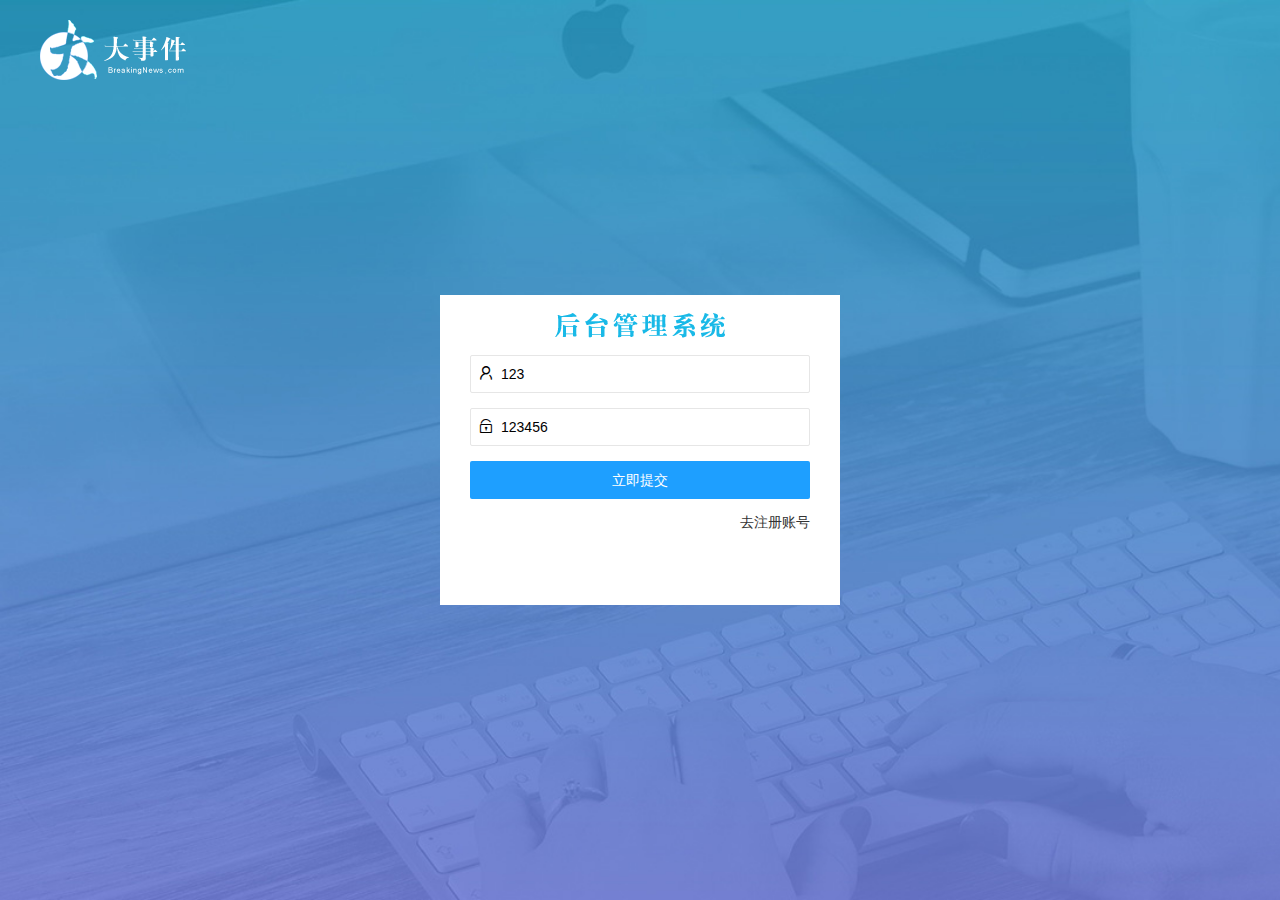
<file: login.html>
<!DOCTYPE html>
<html lang="en">

<head>
    <meta charset="UTF-8">
    <meta http-equiv="X-UA-Compatible" content="IE=edge">
    <meta name="viewport" content="width=device-width, initial-scale=1.0">
    <title>大事件 - 登录页面 - 第四遍</title>
    <!-- 先引入 layui css 文件 -->
    <link rel="stylesheet" href="./assets/lib/layui/css/layui.css">
    <!-- 再引入 本页面的 css 文件 -->
    <link rel="stylesheet" href="./assets/css/login.css">
</head>

<body>
    <!-- 头部 logo 模块 -->
    <div class="layui-main header">
        <img src="./assets/images/logo.png" alt="">
    </div>

    <!-- 登录和注册页面 -->
    <div class="loginAndRegBox">
        <!-- 1、标题 -->
        <div class="login_title"></div>

        <!-- 2、登录页面 -->
        <div class="login-box">
            <form class="layui-form" id="form_login">
                <!-- 用户名 -->
                <div class="layui-form-item">
                    <i class="layui-icon layui-icon-username"></i>
                    <input value="123" type="text" name="username" required lay-verify="required" placeholder="请输入用户名"
                        autocomplete="off" class="layui-input">
                </div>
                <!-- 密码 -->
                <div class="layui-form-item">
                    <i class="layui-icon layui-icon-password"></i>
                    <input value="123456" type="text" name="password" required lay-verify="required|pwd"
                        placeholder="请输入密码" autocomplete="off" class="layui-input">
                </div>
                <!-- 登录按钮 -->
                <div class="layui-form-item">
                    <button class="layui-btn layui-btn-normal layui-btn-fluid" lay-submit
                        lay-filter="formDemo">立即提交</button>
                </div>
                <!-- 去注册账号 -->
                <div class="layui-form-item links">
                    <a href="javascript:;" id="link_reg">去注册账号</a>
                </div>
            </form>
        </div>

        <!-- 3、注册页面 -->
        <div class="reg-box" style="display: none;">
            <form class="layui-form" id="form_reg">
                <!-- 用户名 -->
                <div class="layui-form-item">
                    <i class="layui-icon layui-icon-username"></i>
                    <input type="text" name="username" required lay-verify="required" placeholder="请输入用户名"
                        autocomplete="off" class="layui-input">
                </div>
                <!-- 密码 -->
                <div class="layui-form-item">
                    <i class="layui-icon layui-icon-password"></i>
                    <input type="text" name="password" required lay-verify="required|pwd" placeholder="请输入密码"
                        autocomplete="off" class="layui-input">
                </div>
                <!-- 确认密码 -->
                <div class="layui-form-item">
                    <i class="layui-icon layui-icon-password"></i>
                    <input type="text" name="repassword" required lay-verify="required|pwd|repwd" placeholder="再次确认密码"
                        autocomplete="off" class="layui-input">
                </div>
                <!-- 登录按钮 -->
                <div class="layui-form-item">
                    <button class="layui-btn layui-btn-normal layui-btn-fluid" lay-submit
                        lay-filter="formDemo">立即提交</button>
                </div>
                <!-- 去注册账号 -->
                <div class="layui-form-item links">
                    <a href="javascript:;" id="link_login">去登录</a>
                </div>
            </form>
        </div>
    </div>

    <!-- 引入 jQuery js 文件 -->
    <script src="/assets/lib/jquery.js"></script>
    <!-- 引入js文件 -->
    <script src="/assets/js/login.js"></script>
    <!-- 引入 layui js 文件 -->
    <script src="/assets/lib/layui/layui.all.js"></script>
    <!-- 引入 baseAPI js 文件 -->
    <script src="/assets/js/baseAPI.js"></script>
</body>

</html>
</file>
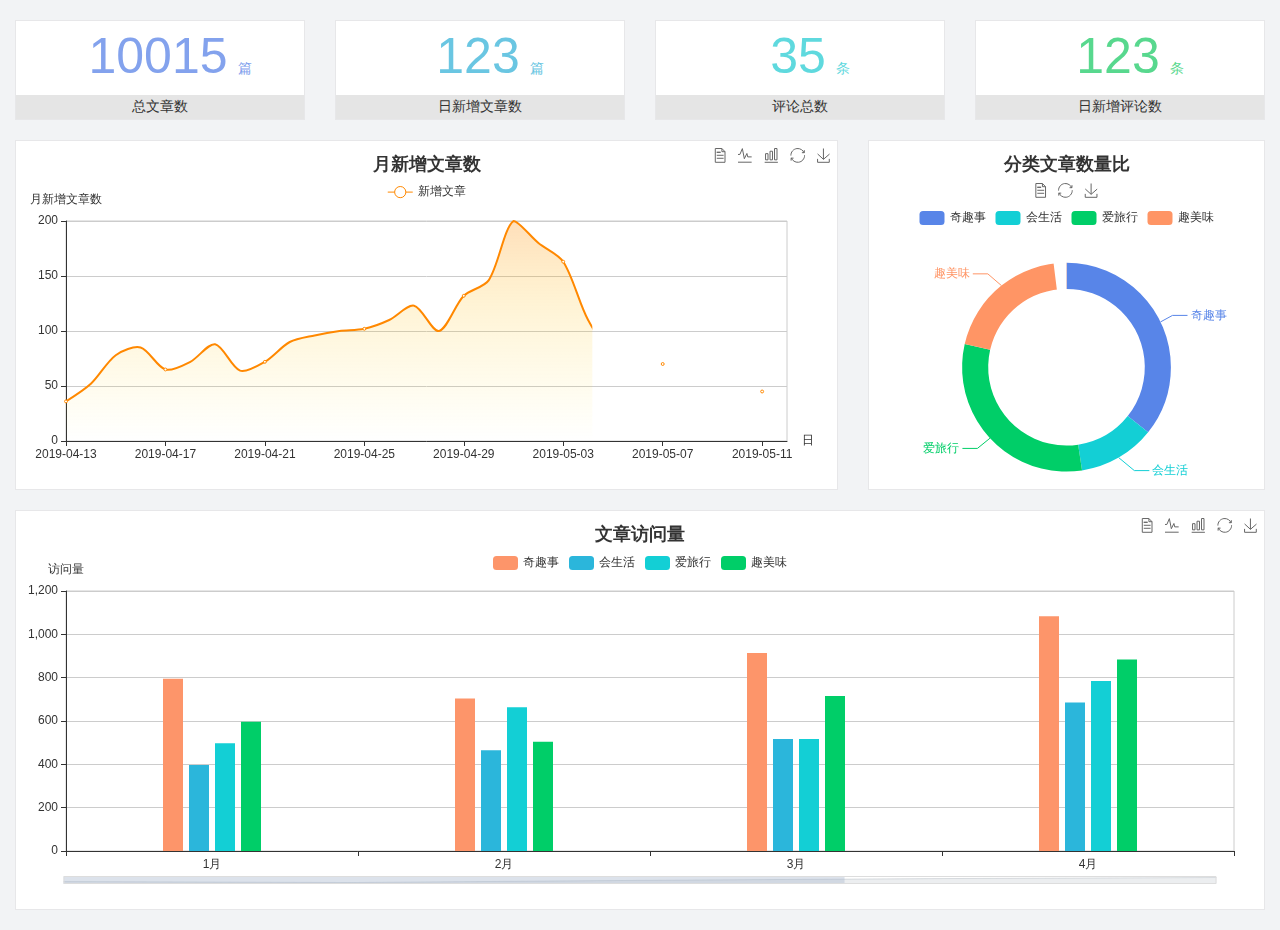
<file: home/dashboard.html>
<!DOCTYPE html>
<html lang="en">

<head>
  <meta charset="UTF-8">
  <meta name="viewport" content="width=device-width, initial-scale=1.0">
  <meta http-equiv="X-UA-Compatible" content="ie=edge">
  <title>图表统计</title>
  <link rel="stylesheet" href="../assets/lib/bootstrap.css" />
  <link rel="stylesheet" href="../assets/lib/main.css" />
  <script src="../assets/lib/jquery.js"></script>
  <script type="text/javascript" src="../assets/lib/echarts.min.js"></script>
</head>

<body>
  <div class="container-fluid">
    <div class="row spannel_list">
      <div class="col-sm-3 col-xs-6">
        <div class="spannel">
          <em>10015</em><span>篇</span>
          <b>总文章数</b>
        </div>
      </div>
      <div class="col-sm-3 col-xs-6">
        <div class="spannel scolor01">
          <em>123</em><span>篇</span>
          <b>日新增文章数</b>
        </div>
      </div>
      <div class="col-sm-3 col-xs-6">
        <div class="spannel scolor02">
          <em>35</em><span>条</span>
          <b>评论总数</b>
        </div>
      </div>
      <div class="col-sm-3 col-xs-6">
        <div class="spannel scolor03">
          <em>123</em><span>条</span>
          <b>日新增评论数</b>
        </div>
      </div>
    </div>
  </div>

  <div class="container-fluid">
    <div class="row curve-pie">
      <div class="col-lg-8 col-md-8">
        <div class="gragh_pannel" id="curve_show"></div>
      </div>
      <div class="col-lg-4 col-md-4">
        <div class="gragh_pannel" id="pie_show"></div>
      </div>
    </div>
  </div>

  <div class="container-fluid">
    <div class="column_pannel" id="column_show"></div>
  </div>

  <script>
    var oChart = echarts.init(document.getElementById('curve_show'));
    var aList_all = [
      { 'count': 36, 'date': '2019-04-13' },
      { 'count': 52, 'date': '2019-04-14' },
      { 'count': 78, 'date': '2019-04-15' },
      { 'count': 85, 'date': '2019-04-16' },
      { 'count': 65, 'date': '2019-04-17' },
      { 'count': 72, 'date': '2019-04-18' },
      { 'count': 88, 'date': '2019-04-19' },
      { 'count': 64, 'date': '2019-04-20' },
      { 'count': 72, 'date': '2019-04-21' },
      { 'count': 90, 'date': '2019-04-22' },
      { 'count': 96, 'date': '2019-04-23' },
      { 'count': 100, 'date': '2019-04-24' },
      { 'count': 102, 'date': '2019-04-25' },
      { 'count': 110, 'date': '2019-04-26' },
      { 'count': 123, 'date': '2019-04-27' },
      { 'count': 100, 'date': '2019-04-28' },
      { 'count': 132, 'date': '2019-04-29' },
      { 'count': 146, 'date': '2019-04-30' },
      { 'count': 200, 'date': '2019-05-01' },
      { 'count': 180, 'date': '2019-05-02' },
      { 'count': 163, 'date': '2019-05-03' },
      { 'count': 110, 'date': '2019-05-04' },
      { 'count': 80, 'date': '2019-05-05' },
      { 'count': 82, 'date': '2019-05-06' },
      { 'count': 70, 'date': '2019-05-07' },
      { 'count': 65, 'date': '2019-05-08' },
      { 'count': 54, 'date': '2019-05-09' },
      { 'count': 40, 'date': '2019-05-10' },
      { 'count': 45, 'date': '2019-05-11' },
      { 'count': 38, 'date': '2019-05-12' },
    ];

    let aCount = [];
    let aDate = [];

    for (var i = 0; i < aList_all.length; i++) {
      aCount.push(aList_all[i].count);
      aDate.push(aList_all[i].date);
    }

    var chartopt = {
      title: {
        text: '月新增文章数',
        left: 'center',
        top: '10'
      },
      tooltip: {
        trigger: 'axis'
      },
      legend: {
        data: ['新增文章'],
        top: '40'
      },
      toolbox: {
        show: true,
        feature: {
          mark: { show: true },
          dataView: { show: true, readOnly: false },
          magicType: { show: true, type: ['line', 'bar'] },
          restore: { show: true },
          saveAsImage: { show: true }
        }
      },
      calculable: true,
      xAxis: [
        {
          name: '日',
          type: 'category',
          boundaryGap: false,
          data: aDate
        }
      ],
      yAxis: [
        {
          name: '月新增文章数',
          type: 'value'
        }
      ],
      series: [
        {
          name: '新增文章',
          type: 'line',
          smooth: true,
          itemStyle: { normal: { areaStyle: { type: 'default' }, color: '#f80' }, lineStyle: { color: '#f80' } },
          data: aCount
        }],
      areaStyle: {
        normal: {
          color: new echarts.graphic.LinearGradient(0, 0, 0, 1, [{
            offset: 0,
            color: 'rgba(255,136,0,0.39)'
          }, {
            offset: .34,
            color: 'rgba(255,180,0,0.25)'
          }, {
            offset: 1,
            color: 'rgba(255,222,0,0.00)'
          }])

        }
      },
      grid: {
        show: true,
        x: 50,
        x2: 50,
        y: 80,
        height: 220
      }
    };

    oChart.setOption(chartopt);


    var oPie = echarts.init(document.getElementById('pie_show'));
    var oPieopt =
    {
      title: {
        top: 10,
        text: '分类文章数量比',
        x: 'center'
      },
      tooltip: {
        trigger: 'item',
        formatter: "{a} <br/>{b} : {c} ({d}%)"
      },
      color: ['#5885e8', '#13cfd5', '#00ce68', '#ff9565'],
      legend: {
        x: 'center',
        top: 65,
        data: ['奇趣事', '会生活', '爱旅行', '趣美味']
      },
      toolbox: {
        show: true,
        x: 'center',
        top: 35,
        feature: {
          mark: { show: true },
          dataView: { show: true, readOnly: false },
          magicType: {
            show: true,
            type: ['pie', 'funnel'],
            option: {
              funnel: {
                x: '25%',
                width: '50%',
                funnelAlign: 'left',
                max: 1548
              }
            }
          },
          restore: { show: true },
          saveAsImage: { show: true }
        }
      },
      calculable: true,
      series: [
        {
          name: '访问来源',
          type: 'pie',
          radius: ['45%', '60%'],
          center: ['50%', '65%'],
          data: [
            { value: 300, name: '奇趣事' },
            { value: 100, name: '会生活' },
            { value: 260, name: '爱旅行' },
            { value: 180, name: '趣美味' }
          ]
        }
      ]
    };
    oPie.setOption(oPieopt);



    var oColumn = this.echarts.init(document.getElementById('column_show'));
    var oColumnopt =
    {
      title: {
        text: '文章访问量',
        left: 'center',
        top: '10'
      },
      tooltip: {
        trigger: 'axis'
      },
      legend: {
        data: ['奇趣事', '会生活', '爱旅行', '趣美味'],
        top: '40'
      },
      toolbox: {
        show: true,
        feature: {
          mark: { show: true },
          dataView: { show: true, readOnly: false },
          magicType: { show: true, type: ['line', 'bar'] },
          restore: { show: true },
          saveAsImage: { show: true }
        }
      },
      calculable: true,
      xAxis: [
        {
          type: 'category',
          data: ['1月', '2月', '3月', '4月', '5月']
        }
      ],
      yAxis: [
        {
          name: '访问量',
          type: 'value'
        }
      ],
      series: [
        {
          name: '奇趣事',
          type: 'bar',
          barWidth: 20,
          itemStyle: {
            normal: { areaStyle: { type: 'default' }, color: '#fd956a' }
          },
          data: [800, 708, 920, 1090, 1200]
        },
        {
          name: '会生活',
          type: 'bar',
          barWidth: 20,
          itemStyle: {
            normal: { areaStyle: { type: 'default' }, color: '#2bb6db' }
          },
          data: [400, 468, 520, 690, 800]
        },
        {
          name: '爱旅行',
          type: 'bar',
          barWidth: 20,
          itemStyle: {
            normal: { areaStyle: { type: 'default' }, color: '#13cfd5' }
          },
          data: [500, 668, 520, 790, 900]
        },
        {
          name: '趣美味',
          type: 'bar',
          barWidth: 20,
          itemStyle: {
            normal: { areaStyle: { type: 'default' }, color: '#00ce68' }
          },
          data: [600, 508, 720, 890, 1000]
        }
      ],
      grid: {
        show: true,
        x: 50,
        x2: 30,
        y: 80,
        height: 260
      },
      dataZoom: [//给x轴设置滚动条
        {
          start: 0,//默认为0
          end: 100 - 1000 / 31,//默认为100
          type: 'slider',
          show: true,
          xAxisIndex: [0],
          handleSize: 0,//滑动条的 左右2个滑动条的大小
          height: 8,//组件高度
          left: 45, //左边的距离
          right: 50,//右边的距离
          bottom: 26,//右边的距离
          handleColor: '#ddd',//h滑动图标的颜色
          handleStyle: {
            borderColor: "#cacaca",
            borderWidth: "1",
            shadowBlur: 2,
            background: "#ddd",
            shadowColor: "#ddd",
          }
        }]
    };
    oColumn.setOption(oColumnopt);
  </script>
</body>

</html>
</file>
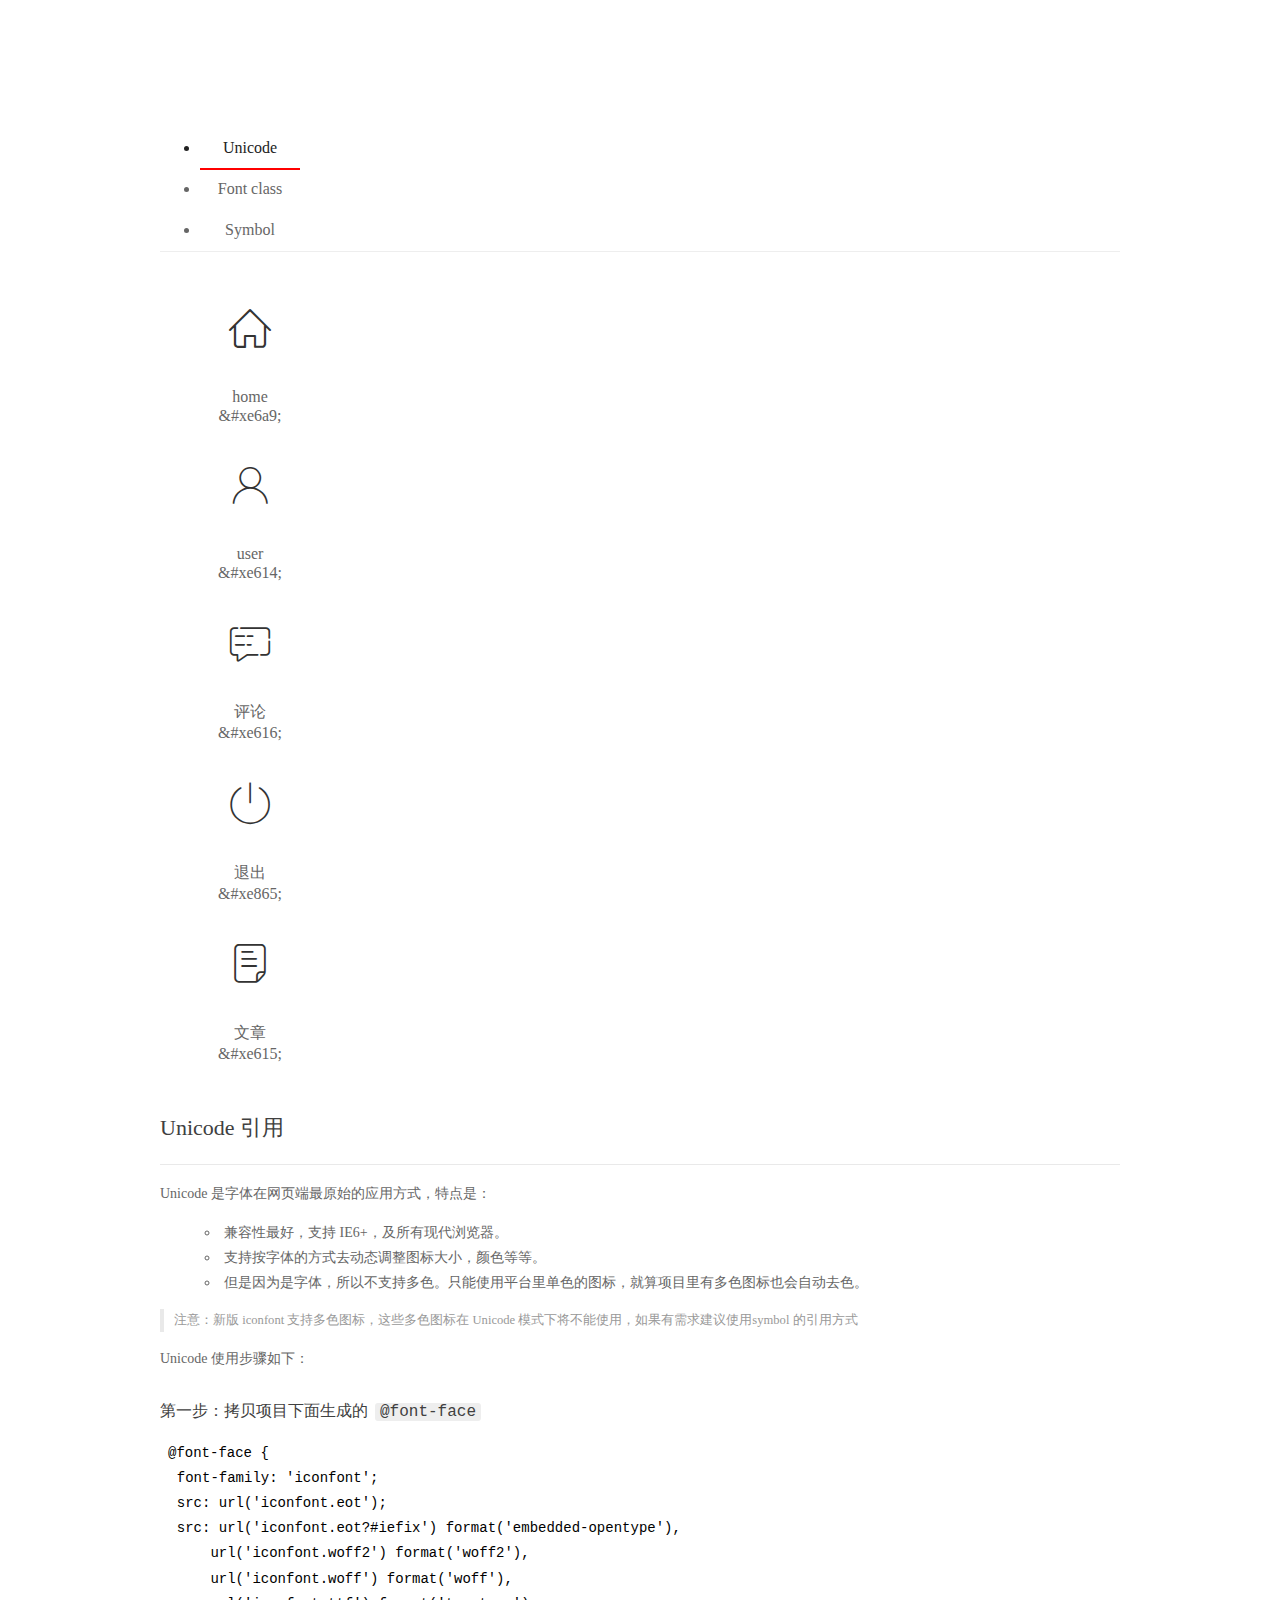
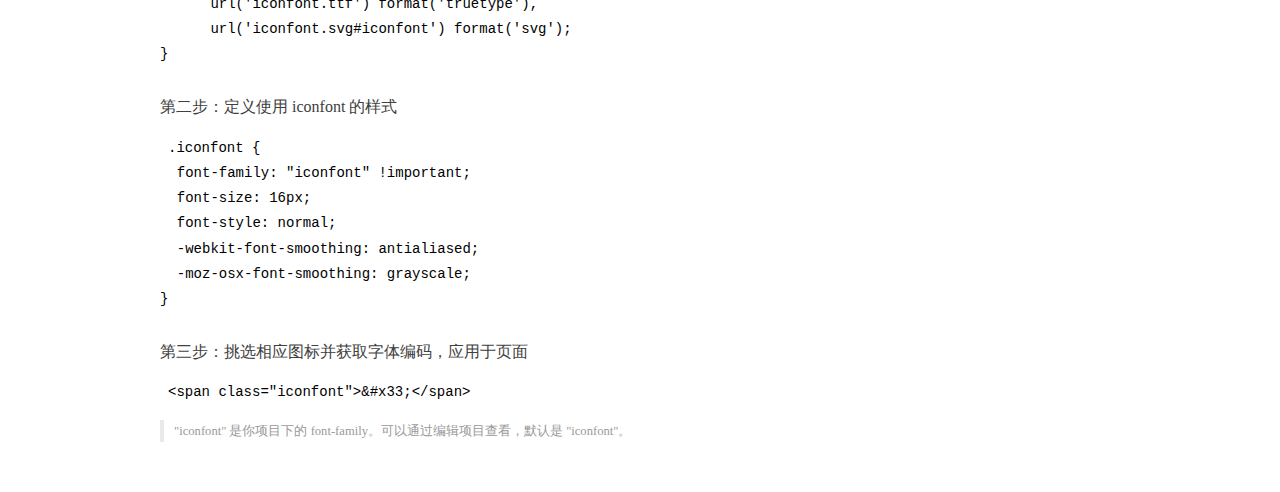
<file: assets/fonts/demo_index.html>
<!DOCTYPE html>
<html>
<head>
  <meta charset="utf-8"/>
  <title>IconFont Demo</title>
  <link rel="shortcut icon" href="https://gtms04.alicdn.com/tps/i4/TB1_oz6GVXXXXaFXpXXJDFnIXXX-64-64.ico" type="image/x-icon"/>
  <link rel="stylesheet" href="https://g.alicdn.com/thx/cube/1.3.2/cube.min.css">
  <link rel="stylesheet" href="demo.css">
  <link rel="stylesheet" href="iconfont.css">
  <script src="iconfont.js"></script>
  <!-- jQuery -->
  <script src="https://a1.alicdn.com/oss/uploads/2018/12/26/7bfddb60-08e8-11e9-9b04-53e73bb6408b.js"></script>
  <!-- 代码高亮 -->
  <script src="https://a1.alicdn.com/oss/uploads/2018/12/26/a3f714d0-08e6-11e9-8a15-ebf944d7534c.js"></script>
</head>
<body>
  <div class="main">
    <h1 class="logo"><a href="https://www.iconfont.cn/" title="iconfont 首页" target="_blank">&#xe86b;</a></h1>
    <div class="nav-tabs">
      <ul id="tabs" class="dib-box">
        <li class="dib active"><span>Unicode</span></li>
        <li class="dib"><span>Font class</span></li>
        <li class="dib"><span>Symbol</span></li>
      </ul>
      
    </div>
    <div class="tab-container">
      <div class="content unicode" style="display: block;">
          <ul class="icon_lists dib-box">
          
            <li class="dib">
              <span class="icon iconfont">&#xe6a9;</span>
                <div class="name">home</div>
                <div class="code-name">&amp;#xe6a9;</div>
              </li>
          
            <li class="dib">
              <span class="icon iconfont">&#xe614;</span>
                <div class="name">user</div>
                <div class="code-name">&amp;#xe614;</div>
              </li>
          
            <li class="dib">
              <span class="icon iconfont">&#xe616;</span>
                <div class="name">评论</div>
                <div class="code-name">&amp;#xe616;</div>
              </li>
          
            <li class="dib">
              <span class="icon iconfont">&#xe865;</span>
                <div class="name">退出</div>
                <div class="code-name">&amp;#xe865;</div>
              </li>
          
            <li class="dib">
              <span class="icon iconfont">&#xe615;</span>
                <div class="name">文章</div>
                <div class="code-name">&amp;#xe615;</div>
              </li>
          
          </ul>
          <div class="article markdown">
          <h2 id="unicode-">Unicode 引用</h2>
          <hr>

          <p>Unicode 是字体在网页端最原始的应用方式，特点是：</p>
          <ul>
            <li>兼容性最好，支持 IE6+，及所有现代浏览器。</li>
            <li>支持按字体的方式去动态调整图标大小，颜色等等。</li>
            <li>但是因为是字体，所以不支持多色。只能使用平台里单色的图标，就算项目里有多色图标也会自动去色。</li>
          </ul>
          <blockquote>
            <p>注意：新版 iconfont 支持多色图标，这些多色图标在 Unicode 模式下将不能使用，如果有需求建议使用symbol 的引用方式</p>
          </blockquote>
          <p>Unicode 使用步骤如下：</p>
          <h3 id="-font-face">第一步：拷贝项目下面生成的 <code>@font-face</code></h3>
<pre><code class="language-css"
>@font-face {
  font-family: 'iconfont';
  src: url('iconfont.eot');
  src: url('iconfont.eot?#iefix') format('embedded-opentype'),
      url('iconfont.woff2') format('woff2'),
      url('iconfont.woff') format('woff'),
      url('iconfont.ttf') format('truetype'),
      url('iconfont.svg#iconfont') format('svg');
}
</code></pre>
          <h3 id="-iconfont-">第二步：定义使用 iconfont 的样式</h3>
<pre><code class="language-css"
>.iconfont {
  font-family: "iconfont" !important;
  font-size: 16px;
  font-style: normal;
  -webkit-font-smoothing: antialiased;
  -moz-osx-font-smoothing: grayscale;
}
</code></pre>
          <h3 id="-">第三步：挑选相应图标并获取字体编码，应用于页面</h3>
<pre>
<code class="language-html"
>&lt;span class="iconfont"&gt;&amp;#x33;&lt;/span&gt;
</code></pre>
          <blockquote>
            <p>"iconfont" 是你项目下的 font-family。可以通过编辑项目查看，默认是 "iconfont"。</p>
          </blockquote>
          </div>
      </div>
      <div class="content font-class">
        <ul class="icon_lists dib-box">
          
          <li class="dib">
            <span class="icon iconfont icon-home"></span>
            <div class="name">
              home
            </div>
            <div class="code-name">.icon-home
            </div>
          </li>
          
          <li class="dib">
            <span class="icon iconfont icon-user"></span>
            <div class="name">
              user
            </div>
            <div class="code-name">.icon-user
            </div>
          </li>
          
          <li class="dib">
            <span class="icon iconfont icon-pinglun"></span>
            <div class="name">
              评论
            </div>
            <div class="code-name">.icon-pinglun
            </div>
          </li>
          
          <li class="dib">
            <span class="icon iconfont icon-tuichu"></span>
            <div class="name">
              退出
            </div>
            <div class="code-name">.icon-tuichu
            </div>
          </li>
          
          <li class="dib">
            <span class="icon iconfont icon-16"></span>
            <div class="name">
              文章
            </div>
            <div class="code-name">.icon-16
            </div>
          </li>
          
        </ul>
        <div class="article markdown">
        <h2 id="font-class-">font-class 引用</h2>
        <hr>

        <p>font-class 是 Unicode 使用方式的一种变种，主要是解决 Unicode 书写不直观，语意不明确的问题。</p>
        <p>与 Unicode 使用方式相比，具有如下特点：</p>
        <ul>
          <li>兼容性良好，支持 IE8+，及所有现代浏览器。</li>
          <li>相比于 Unicode 语意明确，书写更直观。可以很容易分辨这个 icon 是什么。</li>
          <li>因为使用 class 来定义图标，所以当要替换图标时，只需要修改 class 里面的 Unicode 引用。</li>
          <li>不过因为本质上还是使用的字体，所以多色图标还是不支持的。</li>
        </ul>
        <p>使用步骤如下：</p>
        <h3 id="-fontclass-">第一步：引入项目下面生成的 fontclass 代码：</h3>
<pre><code class="language-html">&lt;link rel="stylesheet" href="./iconfont.css"&gt;
</code></pre>
        <h3 id="-">第二步：挑选相应图标并获取类名，应用于页面：</h3>
<pre><code class="language-html">&lt;span class="iconfont icon-xxx"&gt;&lt;/span&gt;
</code></pre>
        <blockquote>
          <p>"
            iconfont" 是你项目下的 font-family。可以通过编辑项目查看，默认是 "iconfont"。</p>
        </blockquote>
      </div>
      </div>
      <div class="content symbol">
          <ul class="icon_lists dib-box">
          
            <li class="dib">
                <svg class="icon svg-icon" aria-hidden="true">
                  <use xlink:href="#icon-home"></use>
                </svg>
                <div class="name">home</div>
                <div class="code-name">#icon-home</div>
            </li>
          
            <li class="dib">
                <svg class="icon svg-icon" aria-hidden="true">
                  <use xlink:href="#icon-user"></use>
                </svg>
                <div class="name">user</div>
                <div class="code-name">#icon-user</div>
            </li>
          
            <li class="dib">
                <svg class="icon svg-icon" aria-hidden="true">
                  <use xlink:href="#icon-pinglun"></use>
                </svg>
                <div class="name">评论</div>
                <div class="code-name">#icon-pinglun</div>
            </li>
          
            <li class="dib">
                <svg class="icon svg-icon" aria-hidden="true">
                  <use xlink:href="#icon-tuichu"></use>
                </svg>
                <div class="name">退出</div>
                <div class="code-name">#icon-tuichu</div>
            </li>
          
            <li class="dib">
                <svg class="icon svg-icon" aria-hidden="true">
                  <use xlink:href="#icon-16"></use>
                </svg>
                <div class="name">文章</div>
                <div class="code-name">#icon-16</div>
            </li>
          
          </ul>
          <div class="article markdown">
          <h2 id="symbol-">Symbol 引用</h2>
          <hr>

          <p>这是一种全新的使用方式，应该说这才是未来的主流，也是平台目前推荐的用法。相关介绍可以参考这篇<a href="">文章</a>
            这种用法其实是做了一个 SVG 的集合，与另外两种相比具有如下特点：</p>
          <ul>
            <li>支持多色图标了，不再受单色限制。</li>
            <li>通过一些技巧，支持像字体那样，通过 <code>font-size</code>, <code>color</code> 来调整样式。</li>
            <li>兼容性较差，支持 IE9+，及现代浏览器。</li>
            <li>浏览器渲染 SVG 的性能一般，还不如 png。</li>
          </ul>
          <p>使用步骤如下：</p>
          <h3 id="-symbol-">第一步：引入项目下面生成的 symbol 代码：</h3>
<pre><code class="language-html">&lt;script src="./iconfont.js"&gt;&lt;/script&gt;
</code></pre>
          <h3 id="-css-">第二步：加入通用 CSS 代码（引入一次就行）：</h3>
<pre><code class="language-html">&lt;style&gt;
.icon {
  width: 1em;
  height: 1em;
  vertical-align: -0.15em;
  fill: currentColor;
  overflow: hidden;
}
&lt;/style&gt;
</code></pre>
          <h3 id="-">第三步：挑选相应图标并获取类名，应用于页面：</h3>
<pre><code class="language-html">&lt;svg class="icon" aria-hidden="true"&gt;
  &lt;use xlink:href="#icon-xxx"&gt;&lt;/use&gt;
&lt;/svg&gt;
</code></pre>
          </div>
      </div>

    </div>
  </div>
  <script>
  $(document).ready(function () {
      $('.tab-container .content:first').show()

      $('#tabs li').click(function (e) {
        var tabContent = $('.tab-container .content')
        var index = $(this).index()

        if ($(this).hasClass('active')) {
          return
        } else {
          $('#tabs li').removeClass('active')
          $(this).addClass('active')

          tabContent.hide().eq(index).fadeIn()
        }
      })
    })
  </script>
</body>
</html>
</file>
<file: assets/lib/layui/css/layui.css>
/** layui-v2.5.5 MIT License By https://www.layui.com */
 .layui-inline,img{display:inline-block;vertical-align:middle}h1,h2,h3,h4,h5,h6{font-weight:400}.layui-edge,.layui-header,.layui-inline,.layui-main{position:relative}.layui-body,.layui-edge,.layui-elip{overflow:hidden}.layui-btn,.layui-edge,.layui-inline,img{vertical-align:middle}.layui-btn,.layui-disabled,.layui-icon,.layui-unselect{-moz-user-select:none;-webkit-user-select:none;-ms-user-select:none}.layui-elip,.layui-form-checkbox span,.layui-form-pane .layui-form-label{text-overflow:ellipsis;white-space:nowrap}.layui-breadcrumb,.layui-tree-btnGroup{visibility:hidden}blockquote,body,button,dd,div,dl,dt,form,h1,h2,h3,h4,h5,h6,input,li,ol,p,pre,td,textarea,th,ul{margin:0;padding:0;-webkit-tap-highlight-color:rgba(0,0,0,0)}a:active,a:hover{outline:0}img{border:none}li{list-style:none}table{border-collapse:collapse;border-spacing:0}h4,h5,h6{font-size:100%}button,input,optgroup,option,select,textarea{font-family:inherit;font-size:inherit;font-style:inherit;font-weight:inherit;outline:0}pre{white-space:pre-wrap;white-space:-moz-pre-wrap;white-space:-pre-wrap;white-space:-o-pre-wrap;word-wrap:break-word}body{line-height:24px;font:14px Helvetica Neue,Helvetica,PingFang SC,Tahoma,Arial,sans-serif}hr{height:1px;margin:10px 0;border:0;clear:both}a{color:#333;text-decoration:none}a:hover{color:#777}a cite{font-style:normal;*cursor:pointer}.layui-border-box,.layui-border-box *{box-sizing:border-box}.layui-box,.layui-box *{box-sizing:content-box}.layui-clear{clear:both;*zoom:1}.layui-clear:after{content:'\20';clear:both;*zoom:1;display:block;height:0}.layui-inline{*display:inline;*zoom:1}.layui-edge{display:inline-block;width:0;height:0;border-width:6px;border-style:dashed;border-color:transparent}.layui-edge-top{top:-4px;border-bottom-color:#999;border-bottom-style:solid}.layui-edge-right{border-left-color:#999;border-left-style:solid}.layui-edge-bottom{top:2px;border-top-color:#999;border-top-style:solid}.layui-edge-left{border-right-color:#999;border-right-style:solid}.layui-disabled,.layui-disabled:hover{color:#d2d2d2!important;cursor:not-allowed!important}.layui-circle{border-radius:100%}.layui-show{display:block!important}.layui-hide{display:none!important}@font-face{font-family:layui-icon;src:url(../font/iconfont.eot?v=250);src:url(../font/iconfont.eot?v=250#iefix) format('embedded-opentype'),url(../font/iconfont.woff2?v=250) format('woff2'),url(../font/iconfont.woff?v=250) format('woff'),url(../font/iconfont.ttf?v=250) format('truetype'),url(../font/iconfont.svg?v=250#layui-icon) format('svg')}.layui-icon{font-family:layui-icon!important;font-size:16px;font-style:normal;-webkit-font-smoothing:antialiased;-moz-osx-font-smoothing:grayscale}.layui-icon-reply-fill:before{content:"\e611"}.layui-icon-set-fill:before{content:"\e614"}.layui-icon-menu-fill:before{content:"\e60f"}.layui-icon-search:before{content:"\e615"}.layui-icon-share:before{content:"\e641"}.layui-icon-set-sm:before{content:"\e620"}.layui-icon-engine:before{content:"\e628"}.layui-icon-close:before{content:"\1006"}.layui-icon-close-fill:before{content:"\1007"}.layui-icon-chart-screen:before{content:"\e629"}.layui-icon-star:before{content:"\e600"}.layui-icon-circle-dot:before{content:"\e617"}.layui-icon-chat:before{content:"\e606"}.layui-icon-release:before{content:"\e609"}.layui-icon-list:before{content:"\e60a"}.layui-icon-chart:before{content:"\e62c"}.layui-icon-ok-circle:before{content:"\1005"}.layui-icon-layim-theme:before{content:"\e61b"}.layui-icon-table:before{content:"\e62d"}.layui-icon-right:before{content:"\e602"}.layui-icon-left:before{content:"\e603"}.layui-icon-cart-simple:before{content:"\e698"}.layui-icon-face-cry:before{content:"\e69c"}.layui-icon-face-smile:before{content:"\e6af"}.layui-icon-survey:before{content:"\e6b2"}.layui-icon-tree:before{content:"\e62e"}.layui-icon-upload-circle:before{content:"\e62f"}.layui-icon-add-circle:before{content:"\e61f"}.layui-icon-download-circle:before{content:"\e601"}.layui-icon-templeate-1:before{content:"\e630"}.layui-icon-util:before{content:"\e631"}.layui-icon-face-surprised:before{content:"\e664"}.layui-icon-edit:before{content:"\e642"}.layui-icon-speaker:before{content:"\e645"}.layui-icon-down:before{content:"\e61a"}.layui-icon-file:before{content:"\e621"}.layui-icon-layouts:before{content:"\e632"}.layui-icon-rate-half:before{content:"\e6c9"}.layui-icon-add-circle-fine:before{content:"\e608"}.layui-icon-prev-circle:before{content:"\e633"}.layui-icon-read:before{content:"\e705"}.layui-icon-404:before{content:"\e61c"}.layui-icon-carousel:before{content:"\e634"}.layui-icon-help:before{content:"\e607"}.layui-icon-code-circle:before{content:"\e635"}.layui-icon-water:before{content:"\e636"}.layui-icon-username:before{content:"\e66f"}.layui-icon-find-fill:before{content:"\e670"}.layui-icon-about:before{content:"\e60b"}.layui-icon-location:before{content:"\e715"}.layui-icon-up:before{content:"\e619"}.layui-icon-pause:before{content:"\e651"}.layui-icon-date:before{content:"\e637"}.layui-icon-layim-uploadfile:before{content:"\e61d"}.layui-icon-delete:before{content:"\e640"}.layui-icon-play:before{content:"\e652"}.layui-icon-top:before{content:"\e604"}.layui-icon-friends:before{content:"\e612"}.layui-icon-refresh-3:before{content:"\e9aa"}.layui-icon-ok:before{content:"\e605"}.layui-icon-layer:before{content:"\e638"}.layui-icon-face-smile-fine:before{content:"\e60c"}.layui-icon-dollar:before{content:"\e659"}.layui-icon-group:before{content:"\e613"}.layui-icon-layim-download:before{content:"\e61e"}.layui-icon-picture-fine:before{content:"\e60d"}.layui-icon-link:before{content:"\e64c"}.layui-icon-diamond:before{content:"\e735"}.layui-icon-log:before{content:"\e60e"}.layui-icon-rate-solid:before{content:"\e67a"}.layui-icon-fonts-del:before{content:"\e64f"}.layui-icon-unlink:before{content:"\e64d"}.layui-icon-fonts-clear:before{content:"\e639"}.layui-icon-triangle-r:before{content:"\e623"}.layui-icon-circle:before{content:"\e63f"}.layui-icon-radio:before{content:"\e643"}.layui-icon-align-center:before{content:"\e647"}.layui-icon-align-right:before{content:"\e648"}.layui-icon-align-left:before{content:"\e649"}.layui-icon-loading-1:before{content:"\e63e"}.layui-icon-return:before{content:"\e65c"}.layui-icon-fonts-strong:before{content:"\e62b"}.layui-icon-upload:before{content:"\e67c"}.layui-icon-dialogue:before{content:"\e63a"}.layui-icon-video:before{content:"\e6ed"}.layui-icon-headset:before{content:"\e6fc"}.layui-icon-cellphone-fine:before{content:"\e63b"}.layui-icon-add-1:before{content:"\e654"}.layui-icon-face-smile-b:before{content:"\e650"}.layui-icon-fonts-html:before{content:"\e64b"}.layui-icon-form:before{content:"\e63c"}.layui-icon-cart:before{content:"\e657"}.layui-icon-camera-fill:before{content:"\e65d"}.layui-icon-tabs:before{content:"\e62a"}.layui-icon-fonts-code:before{content:"\e64e"}.layui-icon-fire:before{content:"\e756"}.layui-icon-set:before{content:"\e716"}.layui-icon-fonts-u:before{content:"\e646"}.layui-icon-triangle-d:before{content:"\e625"}.layui-icon-tips:before{content:"\e702"}.layui-icon-picture:before{content:"\e64a"}.layui-icon-more-vertical:before{content:"\e671"}.layui-icon-flag:before{content:"\e66c"}.layui-icon-loading:before{content:"\e63d"}.layui-icon-fonts-i:before{content:"\e644"}.layui-icon-refresh-1:before{content:"\e666"}.layui-icon-rmb:before{content:"\e65e"}.layui-icon-home:before{content:"\e68e"}.layui-icon-user:before{content:"\e770"}.layui-icon-notice:before{content:"\e667"}.layui-icon-login-weibo:before{content:"\e675"}.layui-icon-voice:before{content:"\e688"}.layui-icon-upload-drag:before{content:"\e681"}.layui-icon-login-qq:before{content:"\e676"}.layui-icon-snowflake:before{content:"\e6b1"}.layui-icon-file-b:before{content:"\e655"}.layui-icon-template:before{content:"\e663"}.layui-icon-auz:before{content:"\e672"}.layui-icon-console:before{content:"\e665"}.layui-icon-app:before{content:"\e653"}.layui-icon-prev:before{content:"\e65a"}.layui-icon-website:before{content:"\e7ae"}.layui-icon-next:before{content:"\e65b"}.layui-icon-component:before{content:"\e857"}.layui-icon-more:before{content:"\e65f"}.layui-icon-login-wechat:before{content:"\e677"}.layui-icon-shrink-right:before{content:"\e668"}.layui-icon-spread-left:before{content:"\e66b"}.layui-icon-camera:before{content:"\e660"}.layui-icon-note:before{content:"\e66e"}.layui-icon-refresh:before{content:"\e669"}.layui-icon-female:before{content:"\e661"}.layui-icon-male:before{content:"\e662"}.layui-icon-password:before{content:"\e673"}.layui-icon-senior:before{content:"\e674"}.layui-icon-theme:before{content:"\e66a"}.layui-icon-tread:before{content:"\e6c5"}.layui-icon-praise:before{content:"\e6c6"}.layui-icon-star-fill:before{content:"\e658"}.layui-icon-rate:before{content:"\e67b"}.layui-icon-template-1:before{content:"\e656"}.layui-icon-vercode:before{content:"\e679"}.layui-icon-cellphone:before{content:"\e678"}.layui-icon-screen-full:before{content:"\e622"}.layui-icon-screen-restore:before{content:"\e758"}.layui-icon-cols:before{content:"\e610"}.layui-icon-export:before{content:"\e67d"}.layui-icon-print:before{content:"\e66d"}.layui-icon-slider:before{content:"\e714"}.layui-icon-addition:before{content:"\e624"}.layui-icon-subtraction:before{content:"\e67e"}.layui-icon-service:before{content:"\e626"}.layui-icon-transfer:before{content:"\e691"}.layui-main{width:1140px;margin:0 auto}.layui-header{z-index:1000;height:60px}.layui-header a:hover{transition:all .5s;-webkit-transition:all .5s}.layui-side{position:fixed;left:0;top:0;bottom:0;z-index:999;width:200px;overflow-x:hidden}.layui-side-scroll{position:relative;width:220px;height:100%;overflow-x:hidden}.layui-body{position:absolute;left:200px;right:0;top:0;bottom:0;z-index:998;width:auto;overflow-y:auto;box-sizing:border-box}.layui-layout-body{overflow:hidden}.layui-layout-admin .layui-header{background-color:#23262E}.layui-layout-admin .layui-side{top:60px;width:200px;overflow-x:hidden}.layui-layout-admin .layui-body{position:fixed;top:60px;bottom:44px}.layui-layout-admin .layui-main{width:auto;margin:0 15px}.layui-layout-admin .layui-footer{position:fixed;left:200px;right:0;bottom:0;height:44px;line-height:44px;padding:0 15px;background-color:#eee}.layui-layout-admin .layui-logo{position:absolute;left:0;top:0;width:200px;height:100%;line-height:60px;text-align:center;color:#009688;font-size:16px}.layui-layout-admin .layui-header .layui-nav{background:0 0}.layui-layout-left{position:absolute!important;left:200px;top:0}.layui-layout-right{position:absolute!important;right:0;top:0}.layui-container{position:relative;margin:0 auto;padding:0 15px;box-sizing:border-box}.layui-fluid{position:relative;margin:0 auto;padding:0 15px}.layui-row:after,.layui-row:before{content:'';display:block;clear:both}.layui-col-lg1,.layui-col-lg10,.layui-col-lg11,.layui-col-lg12,.layui-col-lg2,.layui-col-lg3,.layui-col-lg4,.layui-col-lg5,.layui-col-lg6,.layui-col-lg7,.layui-col-lg8,.layui-col-lg9,.layui-col-md1,.layui-col-md10,.layui-col-md11,.layui-col-md12,.layui-col-md2,.layui-col-md3,.layui-col-md4,.layui-col-md5,.layui-col-md6,.layui-col-md7,.layui-col-md8,.layui-col-md9,.layui-col-sm1,.layui-col-sm10,.layui-col-sm11,.layui-col-sm12,.layui-col-sm2,.layui-col-sm3,.layui-col-sm4,.layui-col-sm5,.layui-col-sm6,.layui-col-sm7,.layui-col-sm8,.layui-col-sm9,.layui-col-xs1,.layui-col-xs10,.layui-col-xs11,.layui-col-xs12,.layui-col-xs2,.layui-col-xs3,.layui-col-xs4,.layui-col-xs5,.layui-col-xs6,.layui-col-xs7,.layui-col-xs8,.layui-col-xs9{position:relative;display:block;box-sizing:border-box}.layui-col-xs1,.layui-col-xs10,.layui-col-xs11,.layui-col-xs12,.layui-col-xs2,.layui-col-xs3,.layui-col-xs4,.layui-col-xs5,.layui-col-xs6,.layui-col-xs7,.layui-col-xs8,.layui-col-xs9{float:left}.layui-col-xs1{width:8.33333333%}.layui-col-xs2{width:16.66666667%}.layui-col-xs3{width:25%}.layui-col-xs4{width:33.33333333%}.layui-col-xs5{width:41.66666667%}.layui-col-xs6{width:50%}.layui-col-xs7{width:58.33333333%}.layui-col-xs8{width:66.66666667%}.layui-col-xs9{width:75%}.layui-col-xs10{width:83.33333333%}.layui-col-xs11{width:91.66666667%}.layui-col-xs12{width:100%}.layui-col-xs-offset1{margin-left:8.33333333%}.layui-col-xs-offset2{margin-left:16.66666667%}.layui-col-xs-offset3{margin-left:25%}.layui-col-xs-offset4{margin-left:33.33333333%}.layui-col-xs-offset5{margin-left:41.66666667%}.layui-col-xs-offset6{margin-left:50%}.layui-col-xs-offset7{margin-left:58.33333333%}.layui-col-xs-offset8{margin-left:66.66666667%}.layui-col-xs-offset9{margin-left:75%}.layui-col-xs-offset10{margin-left:83.33333333%}.layui-col-xs-offset11{margin-left:91.66666667%}.layui-col-xs-offset12{margin-left:100%}@media screen and (max-width:768px){.layui-hide-xs{display:none!important}.layui-show-xs-block{display:block!important}.layui-show-xs-inline{display:inline!important}.layui-show-xs-inline-block{display:inline-block!important}}@media screen and (min-width:768px){.layui-container{width:750px}.layui-hide-sm{display:none!important}.layui-show-sm-block{display:block!important}.layui-show-sm-inline{display:inline!important}.layui-show-sm-inline-block{display:inline-block!important}.layui-col-sm1,.layui-col-sm10,.layui-col-sm11,.layui-col-sm12,.layui-col-sm2,.layui-col-sm3,.layui-col-sm4,.layui-col-sm5,.layui-col-sm6,.layui-col-sm7,.layui-col-sm8,.layui-col-sm9{float:left}.layui-col-sm1{width:8.33333333%}.layui-col-sm2{width:16.66666667%}.layui-col-sm3{width:25%}.layui-col-sm4{width:33.33333333%}.layui-col-sm5{width:41.66666667%}.layui-col-sm6{width:50%}.layui-col-sm7{width:58.33333333%}.layui-col-sm8{width:66.66666667%}.layui-col-sm9{width:75%}.layui-col-sm10{width:83.33333333%}.layui-col-sm11{width:91.66666667%}.layui-col-sm12{width:100%}.layui-col-sm-offset1{margin-left:8.33333333%}.layui-col-sm-offset2{margin-left:16.66666667%}.layui-col-sm-offset3{margin-left:25%}.layui-col-sm-offset4{margin-left:33.33333333%}.layui-col-sm-offset5{margin-left:41.66666667%}.layui-col-sm-offset6{margin-left:50%}.layui-col-sm-offset7{margin-left:58.33333333%}.layui-col-sm-offset8{margin-left:66.66666667%}.layui-col-sm-offset9{margin-left:75%}.layui-col-sm-offset10{margin-left:83.33333333%}.layui-col-sm-offset11{margin-left:91.66666667%}.layui-col-sm-offset12{margin-left:100%}}@media screen and (min-width:992px){.layui-container{width:970px}.layui-hide-md{display:none!important}.layui-show-md-block{display:block!important}.layui-show-md-inline{display:inline!important}.layui-show-md-inline-block{display:inline-block!important}.layui-col-md1,.layui-col-md10,.layui-col-md11,.layui-col-md12,.layui-col-md2,.layui-col-md3,.layui-col-md4,.layui-col-md5,.layui-col-md6,.layui-col-md7,.layui-col-md8,.layui-col-md9{float:left}.layui-col-md1{width:8.33333333%}.layui-col-md2{width:16.66666667%}.layui-col-md3{width:25%}.layui-col-md4{width:33.33333333%}.layui-col-md5{width:41.66666667%}.layui-col-md6{width:50%}.layui-col-md7{width:58.33333333%}.layui-col-md8{width:66.66666667%}.layui-col-md9{width:75%}.layui-col-md10{width:83.33333333%}.layui-col-md11{width:91.66666667%}.layui-col-md12{width:100%}.layui-col-md-offset1{margin-left:8.33333333%}.layui-col-md-offset2{margin-left:16.66666667%}.layui-col-md-offset3{margin-left:25%}.layui-col-md-offset4{margin-left:33.33333333%}.layui-col-md-offset5{margin-left:41.66666667%}.layui-col-md-offset6{margin-left:50%}.layui-col-md-offset7{margin-left:58.33333333%}.layui-col-md-offset8{margin-left:66.66666667%}.layui-col-md-offset9{margin-left:75%}.layui-col-md-offset10{margin-left:83.33333333%}.layui-col-md-offset11{margin-left:91.66666667%}.layui-col-md-offset12{margin-left:100%}}@media screen and (min-width:1200px){.layui-container{width:1170px}.layui-hide-lg{display:none!important}.layui-show-lg-block{display:block!important}.layui-show-lg-inline{display:inline!important}.layui-show-lg-inline-block{display:inline-block!important}.layui-col-lg1,.layui-col-lg10,.layui-col-lg11,.layui-col-lg12,.layui-col-lg2,.layui-col-lg3,.layui-col-lg4,.layui-col-lg5,.layui-col-lg6,.layui-col-lg7,.layui-col-lg8,.layui-col-lg9{float:left}.layui-col-lg1{width:8.33333333%}.layui-col-lg2{width:16.66666667%}.layui-col-lg3{width:25%}.layui-col-lg4{width:33.33333333%}.layui-col-lg5{width:41.66666667%}.layui-col-lg6{width:50%}.layui-col-lg7{width:58.33333333%}.layui-col-lg8{width:66.66666667%}.layui-col-lg9{width:75%}.layui-col-lg10{width:83.33333333%}.layui-col-lg11{width:91.66666667%}.layui-col-lg12{width:100%}.layui-col-lg-offset1{margin-left:8.33333333%}.layui-col-lg-offset2{margin-left:16.66666667%}.layui-col-lg-offset3{margin-left:25%}.layui-col-lg-offset4{margin-left:33.33333333%}.layui-col-lg-offset5{margin-left:41.66666667%}.layui-col-lg-offset6{margin-left:50%}.layui-col-lg-offset7{margin-left:58.33333333%}.layui-col-lg-offset8{margin-left:66.66666667%}.layui-col-lg-offset9{margin-left:75%}.layui-col-lg-offset10{margin-left:83.33333333%}.layui-col-lg-offset11{margin-left:91.66666667%}.layui-col-lg-offset12{margin-left:100%}}.layui-col-space1{margin:-.5px}.layui-col-space1>*{padding:.5px}.layui-col-space3{margin:-1.5px}.layui-col-space3>*{padding:1.5px}.layui-col-space5{margin:-2.5px}.layui-col-space5>*{padding:2.5px}.layui-col-space8{margin:-3.5px}.layui-col-space8>*{padding:3.5px}.layui-col-space10{margin:-5px}.layui-col-space10>*{padding:5px}.layui-col-space12{margin:-6px}.layui-col-space12>*{padding:6px}.layui-col-space15{margin:-7.5px}.layui-col-space15>*{padding:7.5px}.layui-col-space18{margin:-9px}.layui-col-space18>*{padding:9px}.layui-col-space20{margin:-10px}.layui-col-space20>*{padding:10px}.layui-col-space22{margin:-11px}.layui-col-space22>*{padding:11px}.layui-col-space25{margin:-12.5px}.layui-col-space25>*{padding:12.5px}.layui-col-space30{margin:-15px}.layui-col-space30>*{padding:15px}.layui-btn,.layui-input,.layui-select,.layui-textarea,.layui-upload-button{outline:0;-webkit-appearance:none;transition:all .3s;-webkit-transition:all .3s;box-sizing:border-box}.layui-elem-quote{margin-bottom:10px;padding:15px;line-height:22px;border-left:5px solid #009688;border-radius:0 2px 2px 0;background-color:#f2f2f2}.layui-quote-nm{border-style:solid;border-width:1px 1px 1px 5px;background:0 0}.layui-elem-field{margin-bottom:10px;padding:0;border-width:1px;border-style:solid}.layui-elem-field legend{margin-left:20px;padding:0 10px;font-size:20px;font-weight:300}.layui-field-title{margin:10px 0 20px;border-width:1px 0 0}.layui-field-box{padding:10px 15px}.layui-field-title .layui-field-box{padding:10px 0}.layui-progress{position:relative;height:6px;border-radius:20px;background-color:#e2e2e2}.layui-progress-bar{position:absolute;left:0;top:0;width:0;max-width:100%;height:6px;border-radius:20px;text-align:right;background-color:#5FB878;transition:all .3s;-webkit-transition:all .3s}.layui-progress-big,.layui-progress-big .layui-progress-bar{height:18px;line-height:18px}.layui-progress-text{position:relative;top:-20px;line-height:18px;font-size:12px;color:#666}.layui-progress-big .layui-progress-text{position:static;padding:0 10px;color:#fff}.layui-collapse{border-width:1px;border-style:solid;border-radius:2px}.layui-colla-content,.layui-colla-item{border-top-width:1px;border-top-style:solid}.layui-colla-item:first-child{border-top:none}.layui-colla-title{position:relative;height:42px;line-height:42px;padding:0 15px 0 35px;color:#333;background-color:#f2f2f2;cursor:pointer;font-size:14px;overflow:hidden}.layui-colla-content{display:none;padding:10px 15px;line-height:22px;color:#666}.layui-colla-icon{position:absolute;left:15px;top:0;font-size:14px}.layui-card{margin-bottom:15px;border-radius:2px;background-color:#fff;box-shadow:0 1px 2px 0 rgba(0,0,0,.05)}.layui-card:last-child{margin-bottom:0}.layui-card-header{position:relative;height:42px;line-height:42px;padding:0 15px;border-bottom:1px solid #f6f6f6;color:#333;border-radius:2px 2px 0 0;font-size:14px}.layui-bg-black,.layui-bg-blue,.layui-bg-cyan,.layui-bg-green,.layui-bg-orange,.layui-bg-red{color:#fff!important}.layui-card-body{position:relative;padding:10px 15px;line-height:24px}.layui-card-body[pad15]{padding:15px}.layui-card-body[pad20]{padding:20px}.layui-card-body .layui-table{margin:5px 0}.layui-card .layui-tab{margin:0}.layui-panel-window{position:relative;padding:15px;border-radius:0;border-top:5px solid #E6E6E6;background-color:#fff}.layui-auxiliar-moving{position:fixed;left:0;right:0;top:0;bottom:0;width:100%;height:100%;background:0 0;z-index:9999999999}.layui-form-label,.layui-form-mid,.layui-form-select,.layui-input-block,.layui-input-inline,.layui-textarea{position:relative}.layui-bg-red{background-color:#FF5722!important}.layui-bg-orange{background-color:#FFB800!important}.layui-bg-green{background-color:#009688!important}.layui-bg-cyan{background-color:#2F4056!important}.layui-bg-blue{background-color:#1E9FFF!important}.layui-bg-black{background-color:#393D49!important}.layui-bg-gray{background-color:#eee!important;color:#666!important}.layui-badge-rim,.layui-colla-content,.layui-colla-item,.layui-collapse,.layui-elem-field,.layui-form-pane .layui-form-item[pane],.layui-form-pane .layui-form-label,.layui-input,.layui-layedit,.layui-layedit-tool,.layui-quote-nm,.layui-select,.layui-tab-bar,.layui-tab-card,.layui-tab-title,.layui-tab-title .layui-this:after,.layui-textarea{border-color:#e6e6e6}.layui-timeline-item:before,hr{background-color:#e6e6e6}.layui-text{line-height:22px;font-size:14px;color:#666}.layui-text h1,.layui-text h2,.layui-text h3{font-weight:500;color:#333}.layui-text h1{font-size:30px}.layui-text h2{font-size:24px}.layui-text h3{font-size:18px}.layui-text a:not(.layui-btn){color:#01AAED}.layui-text a:not(.layui-btn):hover{text-decoration:underline}.layui-text ul{padding:5px 0 5px 15px}.layui-text ul li{margin-top:5px;list-style-type:disc}.layui-text em,.layui-word-aux{color:#999!important;padding:0 5px!important}.layui-btn{display:inline-block;height:38px;line-height:38px;padding:0 18px;background-color:#009688;color:#fff;white-space:nowrap;text-align:center;font-size:14px;border:none;border-radius:2px;cursor:pointer}.layui-btn:hover{opacity:.8;filter:alpha(opacity=80);color:#fff}.layui-btn:active{opacity:1;filter:alpha(opacity=100)}.layui-btn+.layui-btn{margin-left:10px}.layui-btn-container{font-size:0}.layui-btn-container .layui-btn{margin-right:10px;margin-bottom:10px}.layui-btn-container .layui-btn+.layui-btn{margin-left:0}.layui-table .layui-btn-container .layui-btn{margin-bottom:9px}.layui-btn-radius{border-radius:100px}.layui-btn .layui-icon{margin-right:3px;font-size:18px;vertical-align:bottom;vertical-align:middle\9}.layui-btn-primary{border:1px solid #C9C9C9;background-color:#fff;color:#555}.layui-btn-primary:hover{border-color:#009688;color:#333}.layui-btn-normal{background-color:#1E9FFF}.layui-btn-warm{background-color:#FFB800}.layui-btn-danger{background-color:#FF5722}.layui-btn-checked{background-color:#5FB878}.layui-btn-disabled,.layui-btn-disabled:active,.layui-btn-disabled:hover{border:1px solid #e6e6e6;background-color:#FBFBFB;color:#C9C9C9;cursor:not-allowed;opacity:1}.layui-btn-lg{height:44px;line-height:44px;padding:0 25px;font-size:16px}.layui-btn-sm{height:30px;line-height:30px;padding:0 10px;font-size:12px}.layui-btn-sm i{font-size:16px!important}.layui-btn-xs{height:22px;line-height:22px;padding:0 5px;font-size:12px}.layui-btn-xs i{font-size:14px!important}.layui-btn-group{display:inline-block;vertical-align:middle;font-size:0}.layui-btn-group .layui-btn{margin-left:0!important;margin-right:0!important;border-left:1px solid rgba(255,255,255,.5);border-radius:0}.layui-btn-group .layui-btn-primary{border-left:none}.layui-btn-group .layui-btn-primary:hover{border-color:#C9C9C9;color:#009688}.layui-btn-group .layui-btn:first-child{border-left:none;border-radius:2px 0 0 2px}.layui-btn-group .layui-btn-primary:first-child{border-left:1px solid #c9c9c9}.layui-btn-group .layui-btn:last-child{border-radius:0 2px 2px 0}.layui-btn-group .layui-btn+.layui-btn{margin-left:0}.layui-btn-group+.layui-btn-group{margin-left:10px}.layui-btn-fluid{width:100%}.layui-input,.layui-select,.layui-textarea{height:38px;line-height:1.3;line-height:38px\9;border-width:1px;border-style:solid;background-color:#fff;border-radius:2px}.layui-input::-webkit-input-placeholder,.layui-select::-webkit-input-placeholder,.layui-textarea::-webkit-input-placeholder{line-height:1.3}.layui-input,.layui-textarea{display:block;width:100%;padding-left:10px}.layui-input:hover,.layui-textarea:hover{border-color:#D2D2D2!important}.layui-input:focus,.layui-textarea:focus{border-color:#C9C9C9!important}.layui-textarea{min-height:100px;height:auto;line-height:20px;padding:6px 10px;resize:vertical}.layui-select{padding:0 10px}.layui-form input[type=checkbox],.layui-form input[type=radio],.layui-form select{display:none}.layui-form [lay-ignore]{display:initial}.layui-form-item{margin-bottom:15px;clear:both;*zoom:1}.layui-form-item:after{content:'\20';clear:both;*zoom:1;display:block;height:0}.layui-form-label{float:left;display:block;padding:9px 15px;width:80px;font-weight:400;line-height:20px;text-align:right}.layui-form-label-col{display:block;float:none;padding:9px 0;line-height:20px;text-align:left}.layui-form-item .layui-inline{margin-bottom:5px;margin-right:10px}.layui-input-block{margin-left:110px;min-height:36px}.layui-input-inline{display:inline-block;vertical-align:middle}.layui-form-item .layui-input-inline{float:left;width:190px;margin-right:10px}.layui-form-text .layui-input-inline{width:auto}.layui-form-mid{float:left;display:block;padding:9px 0!important;line-height:20px;margin-right:10px}.layui-form-danger+.layui-form-select .layui-input,.layui-form-danger:focus{border-color:#FF5722!important}.layui-form-select .layui-input{padding-right:30px;cursor:pointer}.layui-form-select .layui-edge{position:absolute;right:10px;top:50%;margin-top:-3px;cursor:pointer;border-width:6px;border-top-color:#c2c2c2;border-top-style:solid;transition:all .3s;-webkit-transition:all .3s}.layui-form-select dl{display:none;position:absolute;left:0;top:42px;padding:5px 0;z-index:899;min-width:100%;border:1px solid #d2d2d2;max-height:300px;overflow-y:auto;background-color:#fff;border-radius:2px;box-shadow:0 2px 4px rgba(0,0,0,.12);box-sizing:border-box}.layui-form-select dl dd,.layui-form-select dl dt{padding:0 10px;line-height:36px;white-space:nowrap;overflow:hidden;text-overflow:ellipsis}.layui-form-select dl dt{font-size:12px;color:#999}.layui-form-select dl dd{cursor:pointer}.layui-form-select dl dd:hover{background-color:#f2f2f2;-webkit-transition:.5s all;transition:.5s all}.layui-form-select .layui-select-group dd{padding-left:20px}.layui-form-select dl dd.layui-select-tips{padding-left:10px!important;color:#999}.layui-form-select dl dd.layui-this{background-color:#5FB878;color:#fff}.layui-form-checkbox,.layui-form-select dl dd.layui-disabled{background-color:#fff}.layui-form-selected dl{display:block}.layui-form-checkbox,.layui-form-checkbox *,.layui-form-switch{display:inline-block;vertical-align:middle}.layui-form-selected .layui-edge{margin-top:-9px;-webkit-transform:rotate(180deg);transform:rotate(180deg);margin-top:-3px\9}:root .layui-form-selected .layui-edge{margin-top:-9px\0/IE9}.layui-form-selectup dl{top:auto;bottom:42px}.layui-select-none{margin:5px 0;text-align:center;color:#999}.layui-select-disabled .layui-disabled{border-color:#eee!important}.layui-select-disabled .layui-edge{border-top-color:#d2d2d2}.layui-form-checkbox{position:relative;height:30px;line-height:30px;margin-right:10px;padding-right:30px;cursor:pointer;font-size:0;-webkit-transition:.1s linear;transition:.1s linear;box-sizing:border-box}.layui-form-checkbox span{padding:0 10px;height:100%;font-size:14px;border-radius:2px 0 0 2px;background-color:#d2d2d2;color:#fff;overflow:hidden}.layui-form-checkbox:hover span{background-color:#c2c2c2}.layui-form-checkbox i{position:absolute;right:0;top:0;width:30px;height:28px;border:1px solid #d2d2d2;border-left:none;border-radius:0 2px 2px 0;color:#fff;font-size:20px;text-align:center}.layui-form-checkbox:hover i{border-color:#c2c2c2;color:#c2c2c2}.layui-form-checked,.layui-form-checked:hover{border-color:#5FB878}.layui-form-checked span,.layui-form-checked:hover span{background-color:#5FB878}.layui-form-checked i,.layui-form-checked:hover i{color:#5FB878}.layui-form-item .layui-form-checkbox{margin-top:4px}.layui-form-checkbox[lay-skin=primary]{height:auto!important;line-height:normal!important;min-width:18px;min-height:18px;border:none!important;margin-right:0;padding-left:28px;padding-right:0;background:0 0}.layui-form-checkbox[lay-skin=primary] span{padding-left:0;padding-right:15px;line-height:18px;background:0 0;color:#666}.layui-form-checkbox[lay-skin=primary] i{right:auto;left:0;width:16px;height:16px;line-height:16px;border:1px solid #d2d2d2;font-size:12px;border-radius:2px;background-color:#fff;-webkit-transition:.1s linear;transition:.1s linear}.layui-form-checkbox[lay-skin=primary]:hover i{border-color:#5FB878;color:#fff}.layui-form-checked[lay-skin=primary] i{border-color:#5FB878!important;background-color:#5FB878;color:#fff}.layui-checkbox-disbaled[lay-skin=primary] span{background:0 0!important;color:#c2c2c2}.layui-checkbox-disbaled[lay-skin=primary]:hover i{border-color:#d2d2d2}.layui-form-item .layui-form-checkbox[lay-skin=primary]{margin-top:10px}.layui-form-switch{position:relative;height:22px;line-height:22px;min-width:35px;padding:0 5px;margin-top:8px;border:1px solid #d2d2d2;border-radius:20px;cursor:pointer;background-color:#fff;-webkit-transition:.1s linear;transition:.1s linear}.layui-form-switch i{position:absolute;left:5px;top:3px;width:16px;height:16px;border-radius:20px;background-color:#d2d2d2;-webkit-transition:.1s linear;transition:.1s linear}.layui-form-switch em{position:relative;top:0;width:25px;margin-left:21px;padding:0!important;text-align:center!important;color:#999!important;font-style:normal!important;font-size:12px}.layui-form-onswitch{border-color:#5FB878;background-color:#5FB878}.layui-checkbox-disbaled,.layui-checkbox-disbaled i{border-color:#e2e2e2!important}.layui-form-onswitch i{left:100%;margin-left:-21px;background-color:#fff}.layui-form-onswitch em{margin-left:5px;margin-right:21px;color:#fff!important}.layui-checkbox-disbaled span{background-color:#e2e2e2!important}.layui-checkbox-disbaled:hover i{color:#fff!important}[lay-radio]{display:none}.layui-form-radio,.layui-form-radio *{display:inline-block;vertical-align:middle}.layui-form-radio{line-height:28px;margin:6px 10px 0 0;padding-right:10px;cursor:pointer;font-size:0}.layui-form-radio *{font-size:14px}.layui-form-radio>i{margin-right:8px;font-size:22px;color:#c2c2c2}.layui-form-radio>i:hover,.layui-form-radioed>i{color:#5FB878}.layui-radio-disbaled>i{color:#e2e2e2!important}.layui-form-pane .layui-form-label{width:110px;padding:8px 15px;height:38px;line-height:20px;border-width:1px;border-style:solid;border-radius:2px 0 0 2px;text-align:center;background-color:#FBFBFB;overflow:hidden;box-sizing:border-box}.layui-form-pane .layui-input-inline{margin-left:-1px}.layui-form-pane .layui-input-block{margin-left:110px;left:-1px}.layui-form-pane .layui-input{border-radius:0 2px 2px 0}.layui-form-pane .layui-form-text .layui-form-label{float:none;width:100%;border-radius:2px;box-sizing:border-box;text-align:left}.layui-form-pane .layui-form-text .layui-input-inline{display:block;margin:0;top:-1px;clear:both}.layui-form-pane .layui-form-text .layui-input-block{margin:0;left:0;top:-1px}.layui-form-pane .layui-form-text .layui-textarea{min-height:100px;border-radius:0 0 2px 2px}.layui-form-pane .layui-form-checkbox{margin:4px 0 4px 10px}.layui-form-pane .layui-form-radio,.layui-form-pane .layui-form-switch{margin-top:6px;margin-left:10px}.layui-form-pane .layui-form-item[pane]{position:relative;border-width:1px;border-style:solid}.layui-form-pane .layui-form-item[pane] .layui-form-label{position:absolute;left:0;top:0;height:100%;border-width:0 1px 0 0}.layui-form-pane .layui-form-item[pane] .layui-input-inline{margin-left:110px}@media screen and (max-width:450px){.layui-form-item .layui-form-label{text-overflow:ellipsis;overflow:hidden;white-space:nowrap}.layui-form-item .layui-inline{display:block;margin-right:0;margin-bottom:20px;clear:both}.layui-form-item .layui-inline:after{content:'\20';clear:both;display:block;height:0}.layui-form-item .layui-input-inline{display:block;float:none;left:-3px;width:auto;margin:0 0 10px 112px}.layui-form-item .layui-input-inline+.layui-form-mid{margin-left:110px;top:-5px;padding:0}.layui-form-item .layui-form-checkbox{margin-right:5px;margin-bottom:5px}}.layui-layedit{border-width:1px;border-style:solid;border-radius:2px}.layui-layedit-tool{padding:3px 5px;border-bottom-width:1px;border-bottom-style:solid;font-size:0}.layedit-tool-fixed{position:fixed;top:0;border-top:1px solid #e2e2e2}.layui-layedit-tool .layedit-tool-mid,.layui-layedit-tool .layui-icon{display:inline-block;vertical-align:middle;text-align:center;font-size:14px}.layui-layedit-tool .layui-icon{position:relative;width:32px;height:30px;line-height:30px;margin:3px 5px;color:#777;cursor:pointer;border-radius:2px}.layui-layedit-tool .layui-icon:hover{color:#393D49}.layui-layedit-tool .layui-icon:active{color:#000}.layui-layedit-tool .layedit-tool-active{background-color:#e2e2e2;color:#000}.layui-layedit-tool .layui-disabled,.layui-layedit-tool .layui-disabled:hover{color:#d2d2d2;cursor:not-allowed}.layui-layedit-tool .layedit-tool-mid{width:1px;height:18px;margin:0 10px;background-color:#d2d2d2}.layedit-tool-html{width:50px!important;font-size:30px!important}.layedit-tool-b,.layedit-tool-code,.layedit-tool-help{font-size:16px!important}.layedit-tool-d,.layedit-tool-face,.layedit-tool-image,.layedit-tool-unlink{font-size:18px!important}.layedit-tool-image input{position:absolute;font-size:0;left:0;top:0;width:100%;height:100%;opacity:.01;filter:Alpha(opacity=1);cursor:pointer}.layui-layedit-iframe iframe{display:block;width:100%}#LAY_layedit_code{overflow:hidden}.layui-laypage{display:inline-block;*display:inline;*zoom:1;vertical-align:middle;margin:10px 0;font-size:0}.layui-laypage>a:first-child,.layui-laypage>a:first-child em{border-radius:2px 0 0 2px}.layui-laypage>a:last-child,.layui-laypage>a:last-child em{border-radius:0 2px 2px 0}.layui-laypage>:first-child{margin-left:0!important}.layui-laypage>:last-child{margin-right:0!important}.layui-laypage a,.layui-laypage button,.layui-laypage input,.layui-laypage select,.layui-laypage span{border:1px solid #e2e2e2}.layui-laypage a,.layui-laypage span{display:inline-block;*display:inline;*zoom:1;vertical-align:middle;padding:0 15px;height:28px;line-height:28px;margin:0 -1px 5px 0;background-color:#fff;color:#333;font-size:12px}.layui-flow-more a *,.layui-laypage input,.layui-table-view select[lay-ignore]{display:inline-block}.layui-laypage a:hover{color:#009688}.layui-laypage em{font-style:normal}.layui-laypage .layui-laypage-spr{color:#999;font-weight:700}.layui-laypage a{text-decoration:none}.layui-laypage .layui-laypage-curr{position:relative}.layui-laypage .layui-laypage-curr em{position:relative;color:#fff}.layui-laypage .layui-laypage-curr .layui-laypage-em{position:absolute;left:-1px;top:-1px;padding:1px;width:100%;height:100%;background-color:#009688}.layui-laypage-em{border-radius:2px}.layui-laypage-next em,.layui-laypage-prev em{font-family:Sim sun;font-size:16px}.layui-laypage .layui-laypage-count,.layui-laypage .layui-laypage-limits,.layui-laypage .layui-laypage-refresh,.layui-laypage .layui-laypage-skip{margin-left:10px;margin-right:10px;padding:0;border:none}.layui-laypage .layui-laypage-limits,.layui-laypage .layui-laypage-refresh{vertical-align:top}.layui-laypage .layui-laypage-refresh i{font-size:18px;cursor:pointer}.layui-laypage select{height:22px;padding:3px;border-radius:2px;cursor:pointer}.layui-laypage .layui-laypage-skip{height:30px;line-height:30px;color:#999}.layui-laypage button,.layui-laypage input{height:30px;line-height:30px;border-radius:2px;vertical-align:top;background-color:#fff;box-sizing:border-box}.layui-laypage input{width:40px;margin:0 10px;padding:0 3px;text-align:center}.layui-laypage input:focus,.layui-laypage select:focus{border-color:#009688!important}.layui-laypage button{margin-left:10px;padding:0 10px;cursor:pointer}.layui-table,.layui-table-view{margin:10px 0}.layui-flow-more{margin:10px 0;text-align:center;color:#999;font-size:14px}.layui-flow-more a{height:32px;line-height:32px}.layui-flow-more a *{vertical-align:top}.layui-flow-more a cite{padding:0 20px;border-radius:3px;background-color:#eee;color:#333;font-style:normal}.layui-flow-more a cite:hover{opacity:.8}.layui-flow-more a i{font-size:30px;color:#737383}.layui-table{width:100%;background-color:#fff;color:#666}.layui-table tr{transition:all .3s;-webkit-transition:all .3s}.layui-table th{text-align:left;font-weight:400}.layui-table tbody tr:hover,.layui-table thead tr,.layui-table-click,.layui-table-header,.layui-table-hover,.layui-table-mend,.layui-table-patch,.layui-table-tool,.layui-table-total,.layui-table-total tr,.layui-table[lay-even] tr:nth-child(even){background-color:#f2f2f2}.layui-table td,.layui-table th,.layui-table-col-set,.layui-table-fixed-r,.layui-table-grid-down,.layui-table-header,.layui-table-page,.layui-table-tips-main,.layui-table-tool,.layui-table-total,.layui-table-view,.layui-table[lay-skin=line],.layui-table[lay-skin=row]{border-width:1px;border-style:solid;border-color:#e6e6e6}.layui-table td,.layui-table th{position:relative;padding:9px 15px;min-height:20px;line-height:20px;font-size:14px}.layui-table[lay-skin=line] td,.layui-table[lay-skin=line] th{border-width:0 0 1px}.layui-table[lay-skin=row] td,.layui-table[lay-skin=row] th{border-width:0 1px 0 0}.layui-table[lay-skin=nob] td,.layui-table[lay-skin=nob] th{border:none}.layui-table img{max-width:100px}.layui-table[lay-size=lg] td,.layui-table[lay-size=lg] th{padding:15px 30px}.layui-table-view .layui-table[lay-size=lg] .layui-table-cell{height:40px;line-height:40px}.layui-table[lay-size=sm] td,.layui-table[lay-size=sm] th{font-size:12px;padding:5px 10px}.layui-table-view .layui-table[lay-size=sm] .layui-table-cell{height:20px;line-height:20px}.layui-table[lay-data]{display:none}.layui-table-box{position:relative;overflow:hidden}.layui-table-view .layui-table{position:relative;width:auto;margin:0}.layui-table-view .layui-table[lay-skin=line]{border-width:0 1px 0 0}.layui-table-view .layui-table[lay-skin=row]{border-width:0 0 1px}.layui-table-view .layui-table td,.layui-table-view .layui-table th{padding:5px 0;border-top:none;border-left:none}.layui-table-view .layui-table th.layui-unselect .layui-table-cell span{cursor:pointer}.layui-table-view .layui-table td{cursor:default}.layui-table-view .layui-table td[data-edit=text]{cursor:text}.layui-table-view .layui-form-checkbox[lay-skin=primary] i{width:18px;height:18px}.layui-table-view .layui-form-radio{line-height:0;padding:0}.layui-table-view .layui-form-radio>i{margin:0;font-size:20px}.layui-table-init{position:absolute;left:0;top:0;width:100%;height:100%;text-align:center;z-index:110}.layui-table-init .layui-icon{position:absolute;left:50%;top:50%;margin:-15px 0 0 -15px;font-size:30px;color:#c2c2c2}.layui-table-header{border-width:0 0 1px;overflow:hidden}.layui-table-header .layui-table{margin-bottom:-1px}.layui-table-tool .layui-inline[lay-event]{position:relative;width:26px;height:26px;padding:5px;line-height:16px;margin-right:10px;text-align:center;color:#333;border:1px solid #ccc;cursor:pointer;-webkit-transition:.5s all;transition:.5s all}.layui-table-tool .layui-inline[lay-event]:hover{border:1px solid #999}.layui-table-tool-temp{padding-right:120px}.layui-table-tool-self{position:absolute;right:17px;top:10px}.layui-table-tool .layui-table-tool-self .layui-inline[lay-event]{margin:0 0 0 10px}.layui-table-tool-panel{position:absolute;top:29px;left:-1px;padding:5px 0;min-width:150px;min-height:40px;border:1px solid #d2d2d2;text-align:left;overflow-y:auto;background-color:#fff;box-shadow:0 2px 4px rgba(0,0,0,.12)}.layui-table-cell,.layui-table-tool-panel li{overflow:hidden;text-overflow:ellipsis;white-space:nowrap}.layui-table-tool-panel li{padding:0 10px;line-height:30px;-webkit-transition:.5s all;transition:.5s all}.layui-table-tool-panel li .layui-form-checkbox[lay-skin=primary]{width:100%;padding-left:28px}.layui-table-tool-panel li:hover{background-color:#f2f2f2}.layui-table-tool-panel li .layui-form-checkbox[lay-skin=primary] i{position:absolute;left:0;top:0}.layui-table-tool-panel li .layui-form-checkbox[lay-skin=primary] span{padding:0}.layui-table-tool .layui-table-tool-self .layui-table-tool-panel{left:auto;right:-1px}.layui-table-col-set{position:absolute;right:0;top:0;width:20px;height:100%;border-width:0 0 0 1px;background-color:#fff}.layui-table-sort{width:10px;height:20px;margin-left:5px;cursor:pointer!important}.layui-table-sort .layui-edge{position:absolute;left:5px;border-width:5px}.layui-table-sort .layui-table-sort-asc{top:3px;border-top:none;border-bottom-style:solid;border-bottom-color:#b2b2b2}.layui-table-sort .layui-table-sort-asc:hover{border-bottom-color:#666}.layui-table-sort .layui-table-sort-desc{bottom:5px;border-bottom:none;border-top-style:solid;border-top-color:#b2b2b2}.layui-table-sort .layui-table-sort-desc:hover{border-top-color:#666}.layui-table-sort[lay-sort=asc] .layui-table-sort-asc{border-bottom-color:#000}.layui-table-sort[lay-sort=desc] .layui-table-sort-desc{border-top-color:#000}.layui-table-cell{height:28px;line-height:28px;padding:0 15px;position:relative;box-sizing:border-box}.layui-table-cell .layui-form-checkbox[lay-skin=primary]{top:-1px;padding:0}.layui-table-cell .layui-table-link{color:#01AAED}.laytable-cell-checkbox,.laytable-cell-numbers,.laytable-cell-radio,.laytable-cell-space{padding:0;text-align:center}.layui-table-body{position:relative;overflow:auto;margin-right:-1px;margin-bottom:-1px}.layui-table-body .layui-none{line-height:26px;padding:15px;text-align:center;color:#999}.layui-table-fixed{position:absolute;left:0;top:0;z-index:101}.layui-table-fixed .layui-table-body{overflow:hidden}.layui-table-fixed-l{box-shadow:0 -1px 8px rgba(0,0,0,.08)}.layui-table-fixed-r{left:auto;right:-1px;border-width:0 0 0 1px;box-shadow:-1px 0 8px rgba(0,0,0,.08)}.layui-table-fixed-r .layui-table-header{position:relative;overflow:visible}.layui-table-mend{position:absolute;right:-49px;top:0;height:100%;width:50px}.layui-table-tool{position:relative;z-index:890;width:100%;min-height:50px;line-height:30px;padding:10px 15px;border-width:0 0 1px}.layui-table-tool .layui-btn-container{margin-bottom:-10px}.layui-table-page,.layui-table-total{border-width:1px 0 0;margin-bottom:-1px;overflow:hidden}.layui-table-page{position:relative;width:100%;padding:7px 7px 0;height:41px;font-size:12px;white-space:nowrap}.layui-table-page>div{height:26px}.layui-table-page .layui-laypage{margin:0}.layui-table-page .layui-laypage a,.layui-table-page .layui-laypage span{height:26px;line-height:26px;margin-bottom:10px;border:none;background:0 0}.layui-table-page .layui-laypage a,.layui-table-page .layui-laypage span.layui-laypage-curr{padding:0 12px}.layui-table-page .layui-laypage span{margin-left:0;padding:0}.layui-table-page .layui-laypage .layui-laypage-prev{margin-left:-7px!important}.layui-table-page .layui-laypage .layui-laypage-curr .layui-laypage-em{left:0;top:0;padding:0}.layui-table-page .layui-laypage button,.layui-table-page .layui-laypage input{height:26px;line-height:26px}.layui-table-page .layui-laypage input{width:40px}.layui-table-page .layui-laypage button{padding:0 10px}.layui-table-page select{height:18px}.layui-table-patch .layui-table-cell{padding:0;width:30px}.layui-table-edit{position:absolute;left:0;top:0;width:100%;height:100%;padding:0 14px 1px;border-radius:0;box-shadow:1px 1px 20px rgba(0,0,0,.15)}.layui-table-edit:focus{border-color:#5FB878!important}select.layui-table-edit{padding:0 0 0 10px;border-color:#C9C9C9}.layui-table-view .layui-form-checkbox,.layui-table-view .layui-form-radio,.layui-table-view .layui-form-switch{top:0;margin:0;box-sizing:content-box}.layui-table-view .layui-form-checkbox{top:-1px;height:26px;line-height:26px}.layui-table-view .layui-form-checkbox i{height:26px}.layui-table-grid .layui-table-cell{overflow:visible}.layui-table-grid-down{position:absolute;top:0;right:0;width:26px;height:100%;padding:5px 0;border-width:0 0 0 1px;text-align:center;background-color:#fff;color:#999;cursor:pointer}.layui-table-grid-down .layui-icon{position:absolute;top:50%;left:50%;margin:-8px 0 0 -8px}.layui-table-grid-down:hover{background-color:#fbfbfb}body .layui-table-tips .layui-layer-content{background:0 0;padding:0;box-shadow:0 1px 6px rgba(0,0,0,.12)}.layui-table-tips-main{margin:-44px 0 0 -1px;max-height:150px;padding:8px 15px;font-size:14px;overflow-y:scroll;background-color:#fff;color:#666}.layui-table-tips-c{position:absolute;right:-3px;top:-13px;width:20px;height:20px;padding:3px;cursor:pointer;background-color:#666;border-radius:50%;color:#fff}.layui-table-tips-c:hover{background-color:#777}.layui-table-tips-c:before{position:relative;right:-2px}.layui-upload-file{display:none!important;opacity:.01;filter:Alpha(opacity=1)}.layui-upload-drag,.layui-upload-form,.layui-upload-wrap{display:inline-block}.layui-upload-list{margin:10px 0}.layui-upload-choose{padding:0 10px;color:#999}.layui-upload-drag{position:relative;padding:30px;border:1px dashed #e2e2e2;background-color:#fff;text-align:center;cursor:pointer;color:#999}.layui-upload-drag .layui-icon{font-size:50px;color:#009688}.layui-upload-drag[lay-over]{border-color:#009688}.layui-upload-iframe{position:absolute;width:0;height:0;border:0;visibility:hidden}.layui-upload-wrap{position:relative;vertical-align:middle}.layui-upload-wrap .layui-upload-file{display:block!important;position:absolute;left:0;top:0;z-index:10;font-size:100px;width:100%;height:100%;opacity:.01;filter:Alpha(opacity=1);cursor:pointer}.layui-transfer-active,.layui-transfer-box{display:inline-block;vertical-align:middle}.layui-transfer-box,.layui-transfer-header,.layui-transfer-search{border-width:0;border-style:solid;border-color:#e6e6e6}.layui-transfer-box{position:relative;border-width:1px;width:200px;height:360px;border-radius:2px;background-color:#fff}.layui-transfer-box .layui-form-checkbox{width:100%;margin:0!important}.layui-transfer-header{height:38px;line-height:38px;padding:0 10px;border-bottom-width:1px}.layui-transfer-search{position:relative;padding:10px;border-bottom-width:1px}.layui-transfer-search .layui-input{height:32px;padding-left:30px;font-size:12px}.layui-transfer-search .layui-icon-search{position:absolute;left:20px;top:50%;margin-top:-8px;color:#666}.layui-transfer-active{margin:0 15px}.layui-transfer-active .layui-btn{display:block;margin:0;padding:0 15px;background-color:#5FB878;border-color:#5FB878;color:#fff}.layui-transfer-active .layui-btn-disabled{background-color:#FBFBFB;border-color:#e6e6e6;color:#C9C9C9}.layui-transfer-active .layui-btn:first-child{margin-bottom:15px}.layui-transfer-active .layui-btn .layui-icon{margin:0;font-size:14px!important}.layui-transfer-data{padding:5px 0;overflow:auto}.layui-transfer-data li{height:32px;line-height:32px;padding:0 10px}.layui-transfer-data li:hover{background-color:#f2f2f2;transition:.5s all}.layui-transfer-data .layui-none{padding:15px 10px;text-align:center;color:#999}.layui-nav{position:relative;padding:0 20px;background-color:#393D49;color:#fff;border-radius:2px;font-size:0;box-sizing:border-box}.layui-nav *{font-size:14px}.layui-nav .layui-nav-item{position:relative;display:inline-block;*display:inline;*zoom:1;vertical-align:middle;line-height:60px}.layui-nav .layui-nav-item a{display:block;padding:0 20px;color:#fff;color:rgba(255,255,255,.7);transition:all .3s;-webkit-transition:all .3s}.layui-nav .layui-this:after,.layui-nav-bar,.layui-nav-tree .layui-nav-itemed:after{position:absolute;left:0;top:0;width:0;height:5px;background-color:#5FB878;transition:all .2s;-webkit-transition:all .2s}.layui-nav-bar{z-index:1000}.layui-nav .layui-nav-item a:hover,.layui-nav .layui-this a{color:#fff}.layui-nav .layui-this:after{content:'';top:auto;bottom:0;width:100%}.layui-nav-img{width:30px;height:30px;margin-right:10px;border-radius:50%}.layui-nav .layui-nav-more{content:'';width:0;height:0;border-style:solid dashed dashed;border-color:#fff transparent transparent;overflow:hidden;cursor:pointer;transition:all .2s;-webkit-transition:all .2s;position:absolute;top:50%;right:3px;margin-top:-3px;border-width:6px;border-top-color:rgba(255,255,255,.7)}.layui-nav .layui-nav-mored,.layui-nav-itemed>a .layui-nav-more{margin-top:-9px;border-style:dashed dashed solid;border-color:transparent transparent #fff}.layui-nav-child{display:none;position:absolute;left:0;top:65px;min-width:100%;line-height:36px;padding:5px 0;box-shadow:0 2px 4px rgba(0,0,0,.12);border:1px solid #d2d2d2;background-color:#fff;z-index:100;border-radius:2px;white-space:nowrap}.layui-nav .layui-nav-child a{color:#333}.layui-nav .layui-nav-child a:hover{background-color:#f2f2f2;color:#000}.layui-nav-child dd{position:relative}.layui-nav .layui-nav-child dd.layui-this a,.layui-nav-child dd.layui-this{background-color:#5FB878;color:#fff}.layui-nav-child dd.layui-this:after{display:none}.layui-nav-tree{width:200px;padding:0}.layui-nav-tree .layui-nav-item{display:block;width:100%;line-height:45px}.layui-nav-tree .layui-nav-item a{position:relative;height:45px;line-height:45px;text-overflow:ellipsis;overflow:hidden;white-space:nowrap}.layui-nav-tree .layui-nav-item a:hover{background-color:#4E5465}.layui-nav-tree .layui-nav-bar{width:5px;height:0;background-color:#009688}.layui-nav-tree .layui-nav-child dd.layui-this,.layui-nav-tree .layui-nav-child dd.layui-this a,.layui-nav-tree .layui-this,.layui-nav-tree .layui-this>a,.layui-nav-tree .layui-this>a:hover{background-color:#009688;color:#fff}.layui-nav-tree .layui-this:after{display:none}.layui-nav-itemed>a,.layui-nav-tree .layui-nav-title a,.layui-nav-tree .layui-nav-title a:hover{color:#fff!important}.layui-nav-tree .layui-nav-child{position:relative;z-index:0;top:0;border:none;box-shadow:none}.layui-nav-tree .layui-nav-child a{height:40px;line-height:40px;color:#fff;color:rgba(255,255,255,.7)}.layui-nav-tree .layui-nav-child,.layui-nav-tree .layui-nav-child a:hover{background:0 0;color:#fff}.layui-nav-tree .layui-nav-more{right:10px}.layui-nav-itemed>.layui-nav-child{display:block;padding:0;background-color:rgba(0,0,0,.3)!important}.layui-nav-itemed>.layui-nav-child>.layui-this>.layui-nav-child{display:block}.layui-nav-side{position:fixed;top:0;bottom:0;left:0;overflow-x:hidden;z-index:999}.layui-bg-blue .layui-nav-bar,.layui-bg-blue .layui-nav-itemed:after,.layui-bg-blue .layui-this:after{background-color:#93D1FF}.layui-bg-blue .layui-nav-child dd.layui-this{background-color:#1E9FFF}.layui-bg-blue .layui-nav-itemed>a,.layui-nav-tree.layui-bg-blue .layui-nav-title a,.layui-nav-tree.layui-bg-blue .layui-nav-title a:hover{background-color:#007DDB!important}.layui-breadcrumb{font-size:0}.layui-breadcrumb>*{font-size:14px}.layui-breadcrumb a{color:#999!important}.layui-breadcrumb a:hover{color:#5FB878!important}.layui-breadcrumb a cite{color:#666;font-style:normal}.layui-breadcrumb span[lay-separator]{margin:0 10px;color:#999}.layui-tab{margin:10px 0;text-align:left!important}.layui-tab[overflow]>.layui-tab-title{overflow:hidden}.layui-tab-title{position:relative;left:0;height:40px;white-space:nowrap;font-size:0;border-bottom-width:1px;border-bottom-style:solid;transition:all .2s;-webkit-transition:all .2s}.layui-tab-title li{display:inline-block;*display:inline;*zoom:1;vertical-align:middle;font-size:14px;transition:all .2s;-webkit-transition:all .2s;position:relative;line-height:40px;min-width:65px;padding:0 15px;text-align:center;cursor:pointer}.layui-tab-title li a{display:block}.layui-tab-title .layui-this{color:#000}.layui-tab-title .layui-this:after{position:absolute;left:0;top:0;content:'';width:100%;height:41px;border-width:1px;border-style:solid;border-bottom-color:#fff;border-radius:2px 2px 0 0;box-sizing:border-box;pointer-events:none}.layui-tab-bar{position:absolute;right:0;top:0;z-index:10;width:30px;height:39px;line-height:39px;border-width:1px;border-style:solid;border-radius:2px;text-align:center;background-color:#fff;cursor:pointer}.layui-tab-bar .layui-icon{position:relative;display:inline-block;top:3px;transition:all .3s;-webkit-transition:all .3s}.layui-tab-item{display:none}.layui-tab-more{padding-right:30px;height:auto!important;white-space:normal!important}.layui-tab-more li.layui-this:after{border-bottom-color:#e2e2e2;border-radius:2px}.layui-tab-more .layui-tab-bar .layui-icon{top:-2px;top:3px\9;-webkit-transform:rotate(180deg);transform:rotate(180deg)}:root .layui-tab-more .layui-tab-bar .layui-icon{top:-2px\0/IE9}.layui-tab-content{padding:10px}.layui-tab-title li .layui-tab-close{position:relative;display:inline-block;width:18px;height:18px;line-height:20px;margin-left:8px;top:1px;text-align:center;font-size:14px;color:#c2c2c2;transition:all .2s;-webkit-transition:all .2s}.layui-tab-title li .layui-tab-close:hover{border-radius:2px;background-color:#FF5722;color:#fff}.layui-tab-brief>.layui-tab-title .layui-this{color:#009688}.layui-tab-brief>.layui-tab-more li.layui-this:after,.layui-tab-brief>.layui-tab-title .layui-this:after{border:none;border-radius:0;border-bottom:2px solid #5FB878}.layui-tab-brief[overflow]>.layui-tab-title .layui-this:after{top:-1px}.layui-tab-card{border-width:1px;border-style:solid;border-radius:2px;box-shadow:0 2px 5px 0 rgba(0,0,0,.1)}.layui-tab-card>.layui-tab-title{background-color:#f2f2f2}.layui-tab-card>.layui-tab-title li{margin-right:-1px;margin-left:-1px}.layui-tab-card>.layui-tab-title .layui-this{background-color:#fff}.layui-tab-card>.layui-tab-title .layui-this:after{border-top:none;border-width:1px;border-bottom-color:#fff}.layui-tab-card>.layui-tab-title .layui-tab-bar{height:40px;line-height:40px;border-radius:0;border-top:none;border-right:none}.layui-tab-card>.layui-tab-more .layui-this{background:0 0;color:#5FB878}.layui-tab-card>.layui-tab-more .layui-this:after{border:none}.layui-timeline{padding-left:5px}.layui-timeline-item{position:relative;padding-bottom:20px}.layui-timeline-axis{position:absolute;left:-5px;top:0;z-index:10;width:20px;height:20px;line-height:20px;background-color:#fff;color:#5FB878;border-radius:50%;text-align:center;cursor:pointer}.layui-timeline-axis:hover{color:#FF5722}.layui-timeline-item:before{content:'';position:absolute;left:5px;top:0;z-index:0;width:1px;height:100%}.layui-timeline-item:last-child:before{display:none}.layui-timeline-item:first-child:before{display:block}.layui-timeline-content{padding-left:25px}.layui-timeline-title{position:relative;margin-bottom:10px}.layui-badge,.layui-badge-dot,.layui-badge-rim{position:relative;display:inline-block;padding:0 6px;font-size:12px;text-align:center;background-color:#FF5722;color:#fff;border-radius:2px}.layui-badge{height:18px;line-height:18px}.layui-badge-dot{width:8px;height:8px;padding:0;border-radius:50%}.layui-badge-rim{height:18px;line-height:18px;border-width:1px;border-style:solid;background-color:#fff;color:#666}.layui-btn .layui-badge,.layui-btn .layui-badge-dot{margin-left:5px}.layui-nav .layui-badge,.layui-nav .layui-badge-dot{position:absolute;top:50%;margin:-8px 6px 0}.layui-tab-title .layui-badge,.layui-tab-title .layui-badge-dot{left:5px;top:-2px}.layui-carousel{position:relative;left:0;top:0;background-color:#f8f8f8}.layui-carousel>[carousel-item]{position:relative;width:100%;height:100%;overflow:hidden}.layui-carousel>[carousel-item]:before{position:absolute;content:'\e63d';left:50%;top:50%;width:100px;line-height:20px;margin:-10px 0 0 -50px;text-align:center;color:#c2c2c2;font-family:layui-icon!important;font-size:30px;font-style:normal;-webkit-font-smoothing:antialiased;-moz-osx-font-smoothing:grayscale}.layui-carousel>[carousel-item]>*{display:none;position:absolute;left:0;top:0;width:100%;height:100%;background-color:#f8f8f8;transition-duration:.3s;-webkit-transition-duration:.3s}.layui-carousel-updown>*{-webkit-transition:.3s ease-in-out up;transition:.3s ease-in-out up}.layui-carousel-arrow{display:none\9;opacity:0;position:absolute;left:10px;top:50%;margin-top:-18px;width:36px;height:36px;line-height:36px;text-align:center;font-size:20px;border:0;border-radius:50%;background-color:rgba(0,0,0,.2);color:#fff;-webkit-transition-duration:.3s;transition-duration:.3s;cursor:pointer}.layui-carousel-arrow[lay-type=add]{left:auto!important;right:10px}.layui-carousel:hover .layui-carousel-arrow[lay-type=add],.layui-carousel[lay-arrow=always] .layui-carousel-arrow[lay-type=add]{right:20px}.layui-carousel[lay-arrow=always] .layui-carousel-arrow{opacity:1;left:20px}.layui-carousel[lay-arrow=none] .layui-carousel-arrow{display:none}.layui-carousel-arrow:hover,.layui-carousel-ind ul:hover{background-color:rgba(0,0,0,.35)}.layui-carousel:hover .layui-carousel-arrow{display:block\9;opacity:1;left:20px}.layui-carousel-ind{position:relative;top:-35px;width:100%;line-height:0!important;text-align:center;font-size:0}.layui-carousel[lay-indicator=outside]{margin-bottom:30px}.layui-carousel[lay-indicator=outside] .layui-carousel-ind{top:10px}.layui-carousel[lay-indicator=outside] .layui-carousel-ind ul{background-color:rgba(0,0,0,.5)}.layui-carousel[lay-indicator=none] .layui-carousel-ind{display:none}.layui-carousel-ind ul{display:inline-block;padding:5px;background-color:rgba(0,0,0,.2);border-radius:10px;-webkit-transition-duration:.3s;transition-duration:.3s}.layui-carousel-ind li{display:inline-block;width:10px;height:10px;margin:0 3px;font-size:14px;background-color:#e2e2e2;background-color:rgba(255,255,255,.5);border-radius:50%;cursor:pointer;-webkit-transition-duration:.3s;transition-duration:.3s}.layui-carousel-ind li:hover{background-color:rgba(255,255,255,.7)}.layui-carousel-ind li.layui-this{background-color:#fff}.layui-carousel>[carousel-item]>.layui-carousel-next,.layui-carousel>[carousel-item]>.layui-carousel-prev,.layui-carousel>[carousel-item]>.layui-this{display:block}.layui-carousel>[carousel-item]>.layui-this{left:0}.layui-carousel>[carousel-item]>.layui-carousel-prev{left:-100%}.layui-carousel>[carousel-item]>.layui-carousel-next{left:100%}.layui-carousel>[carousel-item]>.layui-carousel-next.layui-carousel-left,.layui-carousel>[carousel-item]>.layui-carousel-prev.layui-carousel-right{left:0}.layui-carousel>[carousel-item]>.layui-this.layui-carousel-left{left:-100%}.layui-carousel>[carousel-item]>.layui-this.layui-carousel-right{left:100%}.layui-carousel[lay-anim=updown] .layui-carousel-arrow{left:50%!important;top:20px;margin:0 0 0 -18px}.layui-carousel[lay-anim=updown]>[carousel-item]>*,.layui-carousel[lay-anim=fade]>[carousel-item]>*{left:0!important}.layui-carousel[lay-anim=updown] .layui-carousel-arrow[lay-type=add]{top:auto!important;bottom:20px}.layui-carousel[lay-anim=updown] .layui-carousel-ind{position:absolute;top:50%;right:20px;width:auto;height:auto}.layui-carousel[lay-anim=updown] .layui-carousel-ind ul{padding:3px 5px}.layui-carousel[lay-anim=updown] .layui-carousel-ind li{display:block;margin:6px 0}.layui-carousel[lay-anim=updown]>[carousel-item]>.layui-this{top:0}.layui-carousel[lay-anim=updown]>[carousel-item]>.layui-carousel-prev{top:-100%}.layui-carousel[lay-anim=updown]>[carousel-item]>.layui-carousel-next{top:100%}.layui-carousel[lay-anim=updown]>[carousel-item]>.layui-carousel-next.layui-carousel-left,.layui-carousel[lay-anim=updown]>[carousel-item]>.layui-carousel-prev.layui-carousel-right{top:0}.layui-carousel[lay-anim=updown]>[carousel-item]>.layui-this.layui-carousel-left{top:-100%}.layui-carousel[lay-anim=updown]>[carousel-item]>.layui-this.layui-carousel-right{top:100%}.layui-carousel[lay-anim=fade]>[carousel-item]>.layui-carousel-next,.layui-carousel[lay-anim=fade]>[carousel-item]>.layui-carousel-prev{opacity:0}.layui-carousel[lay-anim=fade]>[carousel-item]>.layui-carousel-next.layui-carousel-left,.layui-carousel[lay-anim=fade]>[carousel-item]>.layui-carousel-prev.layui-carousel-right{opacity:1}.layui-carousel[lay-anim=fade]>[carousel-item]>.layui-this.layui-carousel-left,.layui-carousel[lay-anim=fade]>[carousel-item]>.layui-this.layui-carousel-right{opacity:0}.layui-fixbar{position:fixed;right:15px;bottom:15px;z-index:999999}.layui-fixbar li{width:50px;height:50px;line-height:50px;margin-bottom:1px;text-align:center;cursor:pointer;font-size:30px;background-color:#9F9F9F;color:#fff;border-radius:2px;opacity:.95}.layui-fixbar li:hover{opacity:.85}.layui-fixbar li:active{opacity:1}.layui-fixbar .layui-fixbar-top{display:none;font-size:40px}body .layui-util-face{border:none;background:0 0}body .layui-util-face .layui-layer-content{padding:0;background-color:#fff;color:#666;box-shadow:none}.layui-util-face .layui-layer-TipsG{display:none}.layui-util-face ul{position:relative;width:372px;padding:10px;border:1px solid #D9D9D9;background-color:#fff;box-shadow:0 0 20px rgba(0,0,0,.2)}.layui-util-face ul li{cursor:pointer;float:left;border:1px solid #e8e8e8;height:22px;width:26px;overflow:hidden;margin:-1px 0 0 -1px;padding:4px 2px;text-align:center}.layui-util-face ul li:hover{position:relative;z-index:2;border:1px solid #eb7350;background:#fff9ec}.layui-code{position:relative;margin:10px 0;padding:15px;line-height:20px;border:1px solid #ddd;border-left-width:6px;background-color:#F2F2F2;color:#333;font-family:Courier New;font-size:12px}.layui-rate,.layui-rate *{display:inline-block;vertical-align:middle}.layui-rate{padding:10px 5px 10px 0;font-size:0}.layui-rate li i.layui-icon{font-size:20px;color:#FFB800;margin-right:5px;transition:all .3s;-webkit-transition:all .3s}.layui-rate li i:hover{cursor:pointer;transform:scale(1.12);-webkit-transform:scale(1.12)}.layui-rate[readonly] li i:hover{cursor:default;transform:scale(1)}.layui-colorpicker{width:26px;height:26px;border:1px solid #e6e6e6;padding:5px;border-radius:2px;line-height:24px;display:inline-block;cursor:pointer;transition:all .3s;-webkit-transition:all .3s}.layui-colorpicker:hover{border-color:#d2d2d2}.layui-colorpicker.layui-colorpicker-lg{width:34px;height:34px;line-height:32px}.layui-colorpicker.layui-colorpicker-sm{width:24px;height:24px;line-height:22px}.layui-colorpicker.layui-colorpicker-xs{width:22px;height:22px;line-height:20px}.layui-colorpicker-trigger-bgcolor{display:block;background:url([data-uri]);border-radius:2px}.layui-colorpicker-trigger-span{display:block;height:100%;box-sizing:border-box;border:1px solid rgba(0,0,0,.15);border-radius:2px;text-align:center}.layui-colorpicker-trigger-i{display:inline-block;color:#FFF;font-size:12px}.layui-colorpicker-trigger-i.layui-icon-close{color:#999}.layui-colorpicker-main{position:absolute;z-index:66666666;width:280px;padding:7px;background:#FFF;border:1px solid #d2d2d2;border-radius:2px;box-shadow:0 2px 4px rgba(0,0,0,.12)}.layui-colorpicker-main-wrapper{height:180px;position:relative}.layui-colorpicker-basis{width:260px;height:100%;position:relative}.layui-colorpicker-basis-white{width:100%;height:100%;position:absolute;top:0;left:0;background:linear-gradient(90deg,#FFF,hsla(0,0%,100%,0))}.layui-colorpicker-basis-black{width:100%;height:100%;position:absolute;top:0;left:0;background:linear-gradient(0deg,#000,transparent)}.layui-colorpicker-basis-cursor{width:10px;height:10px;border:1px solid #FFF;border-radius:50%;position:absolute;top:-3px;right:-3px;cursor:pointer}.layui-colorpicker-side{position:absolute;top:0;right:0;width:12px;height:100%;background:linear-gradient(red,#FF0,#0F0,#0FF,#00F,#F0F,red)}.layui-colorpicker-side-slider{width:100%;height:5px;box-shadow:0 0 1px #888;box-sizing:border-box;background:#FFF;border-radius:1px;border:1px solid #f0f0f0;cursor:pointer;position:absolute;left:0}.layui-colorpicker-main-alpha{display:none;height:12px;margin-top:7px;background:url([data-uri])}.layui-colorpicker-alpha-bgcolor{height:100%;position:relative}.layui-colorpicker-alpha-slider{width:5px;height:100%;box-shadow:0 0 1px #888;box-sizing:border-box;background:#FFF;border-radius:1px;border:1px solid #f0f0f0;cursor:pointer;position:absolute;top:0}.layui-colorpicker-main-pre{padding-top:7px;font-size:0}.layui-colorpicker-pre{width:20px;height:20px;border-radius:2px;display:inline-block;margin-left:6px;margin-bottom:7px;cursor:pointer}.layui-colorpicker-pre:nth-child(11n+1){margin-left:0}.layui-colorpicker-pre-isalpha{background:url([data-uri])}.layui-colorpicker-pre.layui-this{box-shadow:0 0 3px 2px rgba(0,0,0,.15)}.layui-colorpicker-pre>div{height:100%;border-radius:2px}.layui-colorpicker-main-input{text-align:right;padding-top:7px}.layui-colorpicker-main-input .layui-btn-container .layui-btn{margin:0 0 0 10px}.layui-colorpicker-main-input div.layui-inline{float:left;margin-right:10px;font-size:14px}.layui-colorpicker-main-input input.layui-input{width:150px;height:30px;color:#666}.layui-slider{height:4px;background:#e2e2e2;border-radius:3px;position:relative;cursor:pointer}.layui-slider-bar{border-radius:3px;position:absolute;height:100%}.layui-slider-step{position:absolute;top:0;width:4px;height:4px;border-radius:50%;background:#FFF;-webkit-transform:translateX(-50%);transform:translateX(-50%)}.layui-slider-wrap{width:36px;height:36px;position:absolute;top:-16px;-webkit-transform:translateX(-50%);transform:translateX(-50%);z-index:10;text-align:center}.layui-slider-wrap-btn{width:12px;height:12px;border-radius:50%;background:#FFF;display:inline-block;vertical-align:middle;cursor:pointer;transition:.3s}.layui-slider-wrap:after{content:"";height:100%;display:inline-block;vertical-align:middle}.layui-slider-wrap-btn.layui-slider-hover,.layui-slider-wrap-btn:hover{transform:scale(1.2)}.layui-slider-wrap-btn.layui-disabled:hover{transform:scale(1)!important}.layui-slider-tips{position:absolute;top:-42px;z-index:66666666;white-space:nowrap;display:none;-webkit-transform:translateX(-50%);transform:translateX(-50%);color:#FFF;background:#000;border-radius:3px;height:25px;line-height:25px;padding:0 10px}.layui-slider-tips:after{content:'';position:absolute;bottom:-12px;left:50%;margin-left:-6px;width:0;height:0;border-width:6px;border-style:solid;border-color:#000 transparent transparent}.layui-slider-input{width:70px;height:32px;border:1px solid #e6e6e6;border-radius:3px;font-size:16px;line-height:32px;position:absolute;right:0;top:-15px}.layui-slider-input-btn{display:none;position:absolute;top:0;right:0;width:20px;height:100%;border-left:1px solid #d2d2d2}.layui-slider-input-btn i{cursor:pointer;position:absolute;right:0;bottom:0;width:20px;height:50%;font-size:12px;line-height:16px;text-align:center;color:#999}.layui-slider-input-btn i:first-child{top:0;border-bottom:1px solid #d2d2d2}.layui-slider-input-txt{height:100%;font-size:14px}.layui-slider-input-txt input{height:100%;border:none}.layui-slider-input-btn i:hover{color:#009688}.layui-slider-vertical{width:4px;margin-left:34px}.layui-slider-vertical .layui-slider-bar{width:4px}.layui-slider-vertical .layui-slider-step{top:auto;left:0;-webkit-transform:translateY(50%);transform:translateY(50%)}.layui-slider-vertical .layui-slider-wrap{top:auto;left:-16px;-webkit-transform:translateY(50%);transform:translateY(50%)}.layui-slider-vertical .layui-slider-tips{top:auto;left:2px}@media \0screen{.layui-slider-wrap-btn{margin-left:-20px}.layui-slider-vertical .layui-slider-wrap-btn{margin-left:0;margin-bottom:-20px}.layui-slider-vertical .layui-slider-tips{margin-left:-8px}.layui-slider>span{margin-left:8px}}.layui-tree{line-height:22px}.layui-tree .layui-form-checkbox{margin:0!important}.layui-tree-set{width:100%;position:relative}.layui-tree-pack{display:none;padding-left:20px;position:relative}.layui-tree-iconClick,.layui-tree-main{display:inline-block;vertical-align:middle}.layui-tree-line .layui-tree-pack{padding-left:27px}.layui-tree-line .layui-tree-set .layui-tree-set:after{content:'';position:absolute;top:14px;left:-9px;width:17px;height:0;border-top:1px dotted #c0c4cc}.layui-tree-entry{position:relative;padding:3px 0;height:20px;white-space:nowrap}.layui-tree-entry:hover{background-color:#eee}.layui-tree-line .layui-tree-entry:hover{background-color:rgba(0,0,0,0)}.layui-tree-line .layui-tree-entry:hover .layui-tree-txt{color:#999;text-decoration:underline;transition:.3s}.layui-tree-main{cursor:pointer;padding-right:10px}.layui-tree-line .layui-tree-set:before{content:'';position:absolute;top:0;left:-9px;width:0;height:100%;border-left:1px dotted #c0c4cc}.layui-tree-line .layui-tree-set.layui-tree-setLineShort:before{height:13px}.layui-tree-line .layui-tree-set.layui-tree-setHide:before{height:0}.layui-tree-iconClick{position:relative;height:20px;line-height:20px;margin:0 10px;color:#c0c4cc}.layui-tree-icon{height:12px;line-height:12px;width:12px;text-align:center;border:1px solid #c0c4cc}.layui-tree-iconClick .layui-icon{font-size:18px}.layui-tree-icon .layui-icon{font-size:12px;color:#666}.layui-tree-iconArrow{padding:0 5px}.layui-tree-iconArrow:after{content:'';position:absolute;left:4px;top:3px;z-index:100;width:0;height:0;border-width:5px;border-style:solid;border-color:transparent transparent transparent #c0c4cc;transition:.5s}.layui-tree-btnGroup,.layui-tree-editInput{position:relative;vertical-align:middle;display:inline-block}.layui-tree-spread>.layui-tree-entry>.layui-tree-iconClick>.layui-tree-iconArrow:after{transform:rotate(90deg) translate(3px,4px)}.layui-tree-txt{display:inline-block;vertical-align:middle;color:#555}.layui-tree-search{margin-bottom:15px;color:#666}.layui-tree-btnGroup .layui-icon{display:inline-block;vertical-align:middle;padding:0 2px;cursor:pointer}.layui-tree-btnGroup .layui-icon:hover{color:#999;transition:.3s}.layui-tree-entry:hover .layui-tree-btnGroup{visibility:visible}.layui-tree-editInput{height:20px;line-height:20px;padding:0 3px;border:none;background-color:rgba(0,0,0,.05)}.layui-tree-emptyText{text-align:center;color:#999}.layui-anim{-webkit-animation-duration:.3s;animation-duration:.3s;-webkit-animation-fill-mode:both;animation-fill-mode:both}.layui-anim.layui-icon{display:inline-block}.layui-anim-loop{-webkit-animation-iteration-count:infinite;animation-iteration-count:infinite}.layui-trans,.layui-trans a{transition:all .3s;-webkit-transition:all .3s}@-webkit-keyframes layui-rotate{from{-webkit-transform:rotate(0)}to{-webkit-transform:rotate(360deg)}}@keyframes layui-rotate{from{transform:rotate(0)}to{transform:rotate(360deg)}}.layui-anim-rotate{-webkit-animation-name:layui-rotate;animation-name:layui-rotate;-webkit-animation-duration:1s;animation-duration:1s;-webkit-animation-timing-function:linear;animation-timing-function:linear}@-webkit-keyframes layui-up{from{-webkit-transform:translate3d(0,100%,0);opacity:.3}to{-webkit-transform:translate3d(0,0,0);opacity:1}}@keyframes layui-up{from{transform:translate3d(0,100%,0);opacity:.3}to{transform:translate3d(0,0,0);opacity:1}}.layui-anim-up{-webkit-animation-name:layui-up;animation-name:layui-up}@-webkit-keyframes layui-upbit{from{-webkit-transform:translate3d(0,30px,0);opacity:.3}to{-webkit-transform:translate3d(0,0,0);opacity:1}}@keyframes layui-upbit{from{transform:translate3d(0,30px,0);opacity:.3}to{transform:translate3d(0,0,0);opacity:1}}.layui-anim-upbit{-webkit-animation-name:layui-upbit;animation-name:layui-upbit}@-webkit-keyframes layui-scale{0%{opacity:.3;-webkit-transform:scale(.5)}100%{opacity:1;-webkit-transform:scale(1)}}@keyframes layui-scale{0%{opacity:.3;-ms-transform:scale(.5);transform:scale(.5)}100%{opacity:1;-ms-transform:scale(1);transform:scale(1)}}.layui-anim-scale{-webkit-animation-name:layui-scale;animation-name:layui-scale}@-webkit-keyframes layui-scale-spring{0%{opacity:.5;-webkit-transform:scale(.5)}80%{opacity:.8;-webkit-transform:scale(1.1)}100%{opacity:1;-webkit-transform:scale(1)}}@keyframes layui-scale-spring{0%{opacity:.5;transform:scale(.5)}80%{opacity:.8;transform:scale(1.1)}100%{opacity:1;transform:scale(1)}}.layui-anim-scaleSpring{-webkit-animation-name:layui-scale-spring;animation-name:layui-scale-spring}@-webkit-keyframes layui-fadein{0%{opacity:0}100%{opacity:1}}@keyframes layui-fadein{0%{opacity:0}100%{opacity:1}}.layui-anim-fadein{-webkit-animation-name:layui-fadein;animation-name:layui-fadein}@-webkit-keyframes layui-fadeout{0%{opacity:1}100%{opacity:0}}@keyframes layui-fadeout{0%{opacity:1}100%{opacity:0}}.layui-anim-fadeout{-webkit-animation-name:layui-fadeout;animation-name:layui-fadeout}
</file>
<file: assets/css/login.css>
body,html {
    margin: 0;
    padding: 0;
    width: 100%;
    height: 100%;
    background: url('../images/login_bg.jpg') no-repeat;
    background-size: cover;
    overflow: hidden;
}

.header {
    width: 1200px;
    margin-top: 20px;
}

.loginAndRegBox {
    position: fixed;
    width: 400px;
    height: 310px;
    background-color: #fff;
    left: 50%;
    top: 50%;
    transform: translate(-50%,-50%);
}
.login_title {
    width: 100%;
    height: 60px;
    background: url('../images/login_title.png') no-repeat center;
}

.layui-form-item {
    padding: 0 30px;
}
.links {
    display: flex;
    justify-content: flex-end;
}

.layui-form-item {
    position: relative;
}

.layui-icon {
    position: absolute;
    top: 10px;
    left: 38px;
}

.layui-input {
    padding-left: 30px;
}
</file>
<file: assets/lib/main.css>
body{
    font-family:'MicroSoft YaHei';
    background-color: #f2f3f5;
}
.main_wrap{
    position:fixed;
    width:100%;
    height:100%;
    left:0px;
    top:0px;
    background:url('../images/login_bg.jpg'); 
    background-size:100% 100%; 
  }
.header{
    width:1200px;
    overflow: hidden;
    margin:20px auto 0;
}
.heade .logo{
    float: left;
}
.header .copyright{
    float:right;
    font-size:12px;
    color:#fff;
    text-align:right;
    line-height:20px;
    margin-top:10px;
}
.login_form_con{
    position:absolute;
    left:50%;
    top:50%;
    margin-left:-200px;
    margin-top:-155px;
    width:400px;
    height:310px;
    background-color: #edeff0;
}

.login_form{
    position: relative;
}

.login_form .icon-user{
    position:absolute;
    font-size:16px;
    color:#999;
    left:46px;
    top:12px;
}
.login_form .icon-key{
    position:absolute;
    font-size:18px;
    color:#999;
    left:46px;
    top:78px;
}
.login_title{
    height:60px;
    background:url('../images/login_title.png') center center no-repeat #fff;
}
.input_txt,.input_pass,.input_sub{
    display:block;
    width:334px;
    height:37px;
    padding:0px;
    text-indent:40px;
    border:1px solid #ddd;
    margin:27px auto 0;
    outline:none;
}
.input_sub{
    margin-top:40px;
    height:42px;
    background-color: #19b9e7;
    text-indent:0px;
    font-size:18px;
    color:#fff;
    cursor: pointer;
}
.input_sub:hover{
    background-color: #08a0cc;
}

.sider{
    position:fixed;
    left:0;
    top:0;
    bottom:0;
    width:210px;
    background-color: #323745;
}
.sider .logo{
    display:block;
    height:56px;
    background-color: #242732;
    overflow: hidden;
}
.sider .logo img{
    display:block;
    margin:6px auto 0;
}
.user_info{
    height:79px;
    border-bottom:1px solid #5a5e6b;
}

.user_info img{
    float: left;
    width:40px;
    height:40px;
    border-radius:20px;
    margin:19px 0 0 30px;
}
.user_info span{
    float: left;
    width:120px;
    font-size:12px;
    color:#fff;
    margin:23px 0 0 20px;
}
.user_info b{
    float: left;
    width: 120px;
    font-weight:normal;
    font-size:12px;
    color:#adafb5;
    margin:2px 0 0 20px;
}

.menu .level01{
    height:50px;
    line-height:50px;
}
.menu .level01 a{
    display:block;
    height:50px;
    font-size:12px;
    color:#adafb5;
    overflow: hidden;
}
.menu .level01.active a{
    background-color: #1378f0;
    color:#fff;
}
.menu .level01.active i{
    color:#fff;
}

.menu .level01 a:hover{
    background-color: #1378f0;
    color:#fff;
}
.menu .level01 a:hover i{
    color:#fff;
}
.menu .level01 i{
    color:#61646f;
    font-size:22px;
    float: left;
    margin-left:26px;
}
.menu .level01 span{
    float: left;
    margin-left:10px;
}
.menu .level01 b{
    float: right;
    margin-right:20px;
    font-weight:normal;
    transform:rotate(90deg);
    transition:all 500ms ease;
}

.menu .level01 .rotate0{
    transform:rotate(0deg);
}

.menu .level02{
    background: #242732;
    display:none;
}


.menu .level02 li{
    height:40px;
    line-height:40px;
}
.menu .level02 li a{
    display:block;
    height:40px;
    font-size:12px;
    color:#adafb5;
    overflow: hidden;
}

.menu .level02 li a:hover{
    background-color: #1378f0;
    color:#fff;
}

.menu .level02 li i{
    font-size:12px;
    float: left;
    margin-left:60px;
}
.menu .level02 li span{
    font-size:12px;
    float: left;
    margin-left:5px;
}

.menu .level02 .active a{
    color:#ffae00;
}

.header_bar{
    position:fixed;
    left:210px;
    right:0;
    top:0;
    height:56px;
    background-color: #fff;
}

.main{
    position:fixed;
    left:210px;
    top:56px;
    right:0;
    bottom:0;
    background-color: #f2f3f5;
}

.search_form{
    width:218px;
    height:33px;
    border:1px solid #ddd;
    background-color: #f2f3f5;
    border-radius:16px;
    float: left;
    margin:12px 0 0 27px;
}

.search_form input{
    padding:0px;
    margin:0px;
    border:0px;
    float: left;
    background-color: #f2f3f5;
    font-size:12px;
    width:175px;
    height:31px;
    margin-left:12px;
    outline:none;
   
}

.search_form .icon-search{
    line-height:33px;
    cursor: pointer;
    font-size:18px;
    color:#abaebb;
}
.user_center_link{
    float:right;

}
.user_center_link a{
    line-height:56px;
    font-size:12px;
    color:#999;
    margin-right:15px;
}
.user_center_link a:hover{
    color:#ffae00
}

.user_center_link img{
    width:42px;
    height:42px;
    border-radius:32px;
    margin-right:10px;
}

.spannel_list{
    margin-top:20px;
}

.spannel{
	height:100px;
	overflow:hidden;
	text-align:center;
    position:relative;
    background-color: #fff;
    border:1px solid #e7e7e9;
    margin-bottom:20px;
}

.spannel em{
    font-style:normal;
	font-size:50px;
	line-height:50px;
	display:inline-block;
	margin:10px 0 0 20px;
	font-family:'Arial';
	color:#83a2ed;
}

.spannel span{
	font-size:14px;
	display:inline-block;
	color:#83a2ed;
	margin-left:10px;
}

.spannel b{
	position:absolute;
	left:0;
	bottom:0;
	width:100%;
	line-height:24px;
	background:#e5e5e5;
	color:#333;
	font-size:14px;
	font-weight:normal;
}

.scolor01 em,.scolor01 span{
	color:#6ac6e2;
}

.scolor02 em,.scolor02 span{
	color:#5fd9de;
}

.scolor03 em,.scolor03 span{
	color:#58d88e;
}


.gragh_pannel{
    height:350px;
    border:1px solid #e7e7e9;
    background-color: #fff!important; 
    margin-bottom:20px;  
}

.column_pannel{
    margin-bottom:20px;
    height:400px;
    border:1px solid #e7e7e9;
    background-color: #fff!important;   
}

.common_title{
    line-height:42px;
    background-color: #fbfbfb;
    border:1px solid #e7e7e9;
    margin-top:20px;
    text-indent: 15px;
    font-size:14px;
    color:#333;
}

.common_con{
    border:1px solid #e7e7e9;
    border-top:0px;
    background-color: #fff;
    padding-bottom:20px;
    margin-bottom:20px;
}
.opt_btns{
    margin-top:20px;
}

.mp20{
    margin-top:20px;
}

.pagination{   
   margin:0;
}

.article_form{
    margin-top:20px;
}

.form-group{
    margin-bottom:25px;
}

.form-group label{
    font-weight:normal;
    color:#666;
}

.icon-icondate{
    line-height:16px;
}

.user_pic{
    width:100px;
    height:100px;
    margin-bottom:10px;
}

.article_cover{
    width:200px;
    height:200px;
    margin-bottom:10px;
}
</file>
<file: assets/fonts/demo.css>
/* Logo 字体 */
@font-face {
  font-family: "iconfont logo";
  src: url('https://at.alicdn.com/t/font_985780_km7mi63cihi.eot?t=1545807318834');
  src: url('https://at.alicdn.com/t/font_985780_km7mi63cihi.eot?t=1545807318834#iefix') format('embedded-opentype'),
    url('https://at.alicdn.com/t/font_985780_km7mi63cihi.woff?t=1545807318834') format('woff'),
    url('https://at.alicdn.com/t/font_985780_km7mi63cihi.ttf?t=1545807318834') format('truetype'),
    url('https://at.alicdn.com/t/font_985780_km7mi63cihi.svg?t=1545807318834#iconfont') format('svg');
}

.logo {
  font-family: "iconfont logo";
  font-size: 160px;
  font-style: normal;
  -webkit-font-smoothing: antialiased;
  -moz-osx-font-smoothing: grayscale;
}

/* tabs */
.nav-tabs {
  position: relative;
}

.nav-tabs .nav-more {
  position: absolute;
  right: 0;
  bottom: 0;
  height: 42px;
  line-height: 42px;
  color: #666;
}

#tabs {
  border-bottom: 1px solid #eee;
}

#tabs li {
  cursor: pointer;
  width: 100px;
  height: 40px;
  line-height: 40px;
  text-align: center;
  font-size: 16px;
  border-bottom: 2px solid transparent;
  position: relative;
  z-index: 1;
  margin-bottom: -1px;
  color: #666;
}


#tabs .active {
  border-bottom-color: #f00;
  color: #222;
}

.tab-container .content {
  display: none;
}

/* 页面布局 */
.main {
  padding: 30px 100px;
  width: 960px;
  margin: 0 auto;
}

.main .logo {
  color: #333;
  text-align: left;
  margin-bottom: 30px;
  line-height: 1;
  height: 110px;
  margin-top: -50px;
  overflow: hidden;
  *zoom: 1;
}

.main .logo a {
  font-size: 160px;
  color: #333;
}

.helps {
  margin-top: 40px;
}

.helps pre {
  padding: 20px;
  margin: 10px 0;
  border: solid 1px #e7e1cd;
  background-color: #fffdef;
  overflow: auto;
}

.icon_lists {
  width: 100% !important;
  overflow: hidden;
  *zoom: 1;
}

.icon_lists li {
  width: 100px;
  margin-bottom: 10px;
  margin-right: 20px;
  text-align: center;
  list-style: none !important;
  cursor: default;
}

.icon_lists li .code-name {
  line-height: 1.2;
}

.icon_lists .icon {
  display: block;
  height: 100px;
  line-height: 100px;
  font-size: 42px;
  margin: 10px auto;
  color: #333;
  -webkit-transition: font-size 0.25s linear, width 0.25s linear;
  -moz-transition: font-size 0.25s linear, width 0.25s linear;
  transition: font-size 0.25s linear, width 0.25s linear;
}

.icon_lists .icon:hover {
  font-size: 100px;
}

.icon_lists .svg-icon {
  /* 通过设置 font-size 来改变图标大小 */
  width: 1em;
  /* 图标和文字相邻时，垂直对齐 */
  vertical-align: -0.15em;
  /* 通过设置 color 来改变 SVG 的颜色/fill */
  fill: currentColor;
  /* path 和 stroke 溢出 viewBox 部分在 IE 下会显示
      normalize.css 中也包含这行 */
  overflow: hidden;
}

.icon_lists li .name,
.icon_lists li .code-name {
  color: #666;
}

/* markdown 样式 */
.markdown {
  color: #666;
  font-size: 14px;
  line-height: 1.8;
}

.highlight {
  line-height: 1.5;
}

.markdown img {
  vertical-align: middle;
  max-width: 100%;
}

.markdown h1 {
  color: #404040;
  font-weight: 500;
  line-height: 40px;
  margin-bottom: 24px;
}

.markdown h2,
.markdown h3,
.markdown h4,
.markdown h5,
.markdown h6 {
  color: #404040;
  margin: 1.6em 0 0.6em 0;
  font-weight: 500;
  clear: both;
}

.markdown h1 {
  font-size: 28px;
}

.markdown h2 {
  font-size: 22px;
}

.markdown h3 {
  font-size: 16px;
}

.markdown h4 {
  font-size: 14px;
}

.markdown h5 {
  font-size: 12px;
}

.markdown h6 {
  font-size: 12px;
}

.markdown hr {
  height: 1px;
  border: 0;
  background: #e9e9e9;
  margin: 16px 0;
  clear: both;
}

.markdown p {
  margin: 1em 0;
}

.markdown>p,
.markdown>blockquote,
.markdown>.highlight,
.markdown>ol,
.markdown>ul {
  width: 80%;
}

.markdown ul>li {
  list-style: circle;
}

.markdown>ul li,
.markdown blockquote ul>li {
  margin-left: 20px;
  padding-left: 4px;
}

.markdown>ul li p,
.markdown>ol li p {
  margin: 0.6em 0;
}

.markdown ol>li {
  list-style: decimal;
}

.markdown>ol li,
.markdown blockquote ol>li {
  margin-left: 20px;
  padding-left: 4px;
}

.markdown code {
  margin: 0 3px;
  padding: 0 5px;
  background: #eee;
  border-radius: 3px;
}

.markdown strong,
.markdown b {
  font-weight: 600;
}

.markdown>table {
  border-collapse: collapse;
  border-spacing: 0px;
  empty-cells: show;
  border: 1px solid #e9e9e9;
  width: 95%;
  margin-bottom: 24px;
}

.markdown>table th {
  white-space: nowrap;
  color: #333;
  font-weight: 600;
}

.markdown>table th,
.markdown>table td {
  border: 1px solid #e9e9e9;
  padding: 8px 16px;
  text-align: left;
}

.markdown>table th {
  background: #F7F7F7;
}

.markdown blockquote {
  font-size: 90%;
  color: #999;
  border-left: 4px solid #e9e9e9;
  padding-left: 0.8em;
  margin: 1em 0;
}

.markdown blockquote p {
  margin: 0;
}

.markdown .anchor {
  opacity: 0;
  transition: opacity 0.3s ease;
  margin-left: 8px;
}

.markdown .waiting {
  color: #ccc;
}

.markdown h1:hover .anchor,
.markdown h2:hover .anchor,
.markdown h3:hover .anchor,
.markdown h4:hover .anchor,
.markdown h5:hover .anchor,
.markdown h6:hover .anchor {
  opacity: 1;
  display: inline-block;
}

.markdown>br,
.markdown>p>br {
  clear: both;
}


.hljs {
  display: block;
  background: white;
  padding: 0.5em;
  color: #333333;
  overflow-x: auto;
}

.hljs-comment,
.hljs-meta {
  color: #969896;
}

.hljs-string,
.hljs-variable,
.hljs-template-variable,
.hljs-strong,
.hljs-emphasis,
.hljs-quote {
  color: #df5000;
}

.hljs-keyword,
.hljs-selector-tag,
.hljs-type {
  color: #a71d5d;
}

.hljs-literal,
.hljs-symbol,
.hljs-bullet,
.hljs-attribute {
  color: #0086b3;
}

.hljs-section,
.hljs-name {
  color: #63a35c;
}

.hljs-tag {
  color: #333333;
}

.hljs-title,
.hljs-attr,
.hljs-selector-id,
.hljs-selector-class,
.hljs-selector-attr,
.hljs-selector-pseudo {
  color: #795da3;
}

.hljs-addition {
  color: #55a532;
  background-color: #eaffea;
}

.hljs-deletion {
  color: #bd2c00;
  background-color: #ffecec;
}

.hljs-link {
  text-decoration: underline;
}

/* 代码高亮 */
/* PrismJS 1.15.0
https://prismjs.com/download.html#themes=prism&languages=markup+css+clike+javascript */
/**
 * prism.js default theme for JavaScript, CSS and HTML
 * Based on dabblet (http://dabblet.com)
 * @author Lea Verou
 */
code[class*="language-"],
pre[class*="language-"] {
  color: black;
  background: none;
  text-shadow: 0 1px white;
  font-family: Consolas, Monaco, 'Andale Mono', 'Ubuntu Mono', monospace;
  text-align: left;
  white-space: pre;
  word-spacing: normal;
  word-break: normal;
  word-wrap: normal;
  line-height: 1.5;

  -moz-tab-size: 4;
  -o-tab-size: 4;
  tab-size: 4;

  -webkit-hyphens: none;
  -moz-hyphens: none;
  -ms-hyphens: none;
  hyphens: none;
}

pre[class*="language-"]::-moz-selection,
pre[class*="language-"] ::-moz-selection,
code[class*="language-"]::-moz-selection,
code[class*="language-"] ::-moz-selection {
  text-shadow: none;
  background: #b3d4fc;
}

pre[class*="language-"]::selection,
pre[class*="language-"] ::selection,
code[class*="language-"]::selection,
code[class*="language-"] ::selection {
  text-shadow: none;
  background: #b3d4fc;
}

@media print {

  code[class*="language-"],
  pre[class*="language-"] {
    text-shadow: none;
  }
}

/* Code blocks */
pre[class*="language-"] {
  padding: 1em;
  margin: .5em 0;
  overflow: auto;
}

:not(pre)>code[class*="language-"],
pre[class*="language-"] {
  background: #f5f2f0;
}

/* Inline code */
:not(pre)>code[class*="language-"] {
  padding: .1em;
  border-radius: .3em;
  white-space: normal;
}

.token.comment,
.token.prolog,
.token.doctype,
.token.cdata {
  color: slategray;
}

.token.punctuation {
  color: #999;
}

.namespace {
  opacity: .7;
}

.token.property,
.token.tag,
.token.boolean,
.token.number,
.token.constant,
.token.symbol,
.token.deleted {
  color: #905;
}

.token.selector,
.token.attr-name,
.token.string,
.token.char,
.token.builtin,
.token.inserted {
  color: #690;
}

.token.operator,
.token.entity,
.token.url,
.language-css .token.string,
.style .token.string {
  color: #9a6e3a;
  background: hsla(0, 0%, 100%, .5);
}

.token.atrule,
.token.attr-value,
.token.keyword {
  color: #07a;
}

.token.function,
.token.class-name {
  color: #DD4A68;
}

.token.regex,
.token.important,
.token.variable {
  color: #e90;
}

.token.important,
.token.bold {
  font-weight: bold;
}

.token.italic {
  font-style: italic;
}

.token.entity {
  cursor: help;
}
</file>
<file: assets/fonts/iconfont.css>
@font-face {font-family: "iconfont";
  src: url('iconfont.eot?t=1576139966484'); /* IE9 */
  src: url('iconfont.eot?t=1576139966484#iefix') format('embedded-opentype'), /* IE6-IE8 */
  url('[data-uri]') format('woff2'),
  url('iconfont.woff?t=1576139966484') format('woff'),
  url('iconfont.ttf?t=1576139966484') format('truetype'), /* chrome, firefox, opera, Safari, Android, iOS 4.2+ */
  url('iconfont.svg?t=1576139966484#iconfont') format('svg'); /* iOS 4.1- */
}

.iconfont {
  font-family: "iconfont" !important;
  font-size: 16px;
  font-style: normal;
  -webkit-font-smoothing: antialiased;
  -moz-osx-font-smoothing: grayscale;
}

.icon-home:before {
  content: "\e6a9";
}

.icon-user:before {
  content: "\e614";
}

.icon-pinglun:before {
  content: "\e616";
}

.icon-tuichu:before {
  content: "\e865";
}

.icon-16:before {
  content: "\e615";
}
</file>
